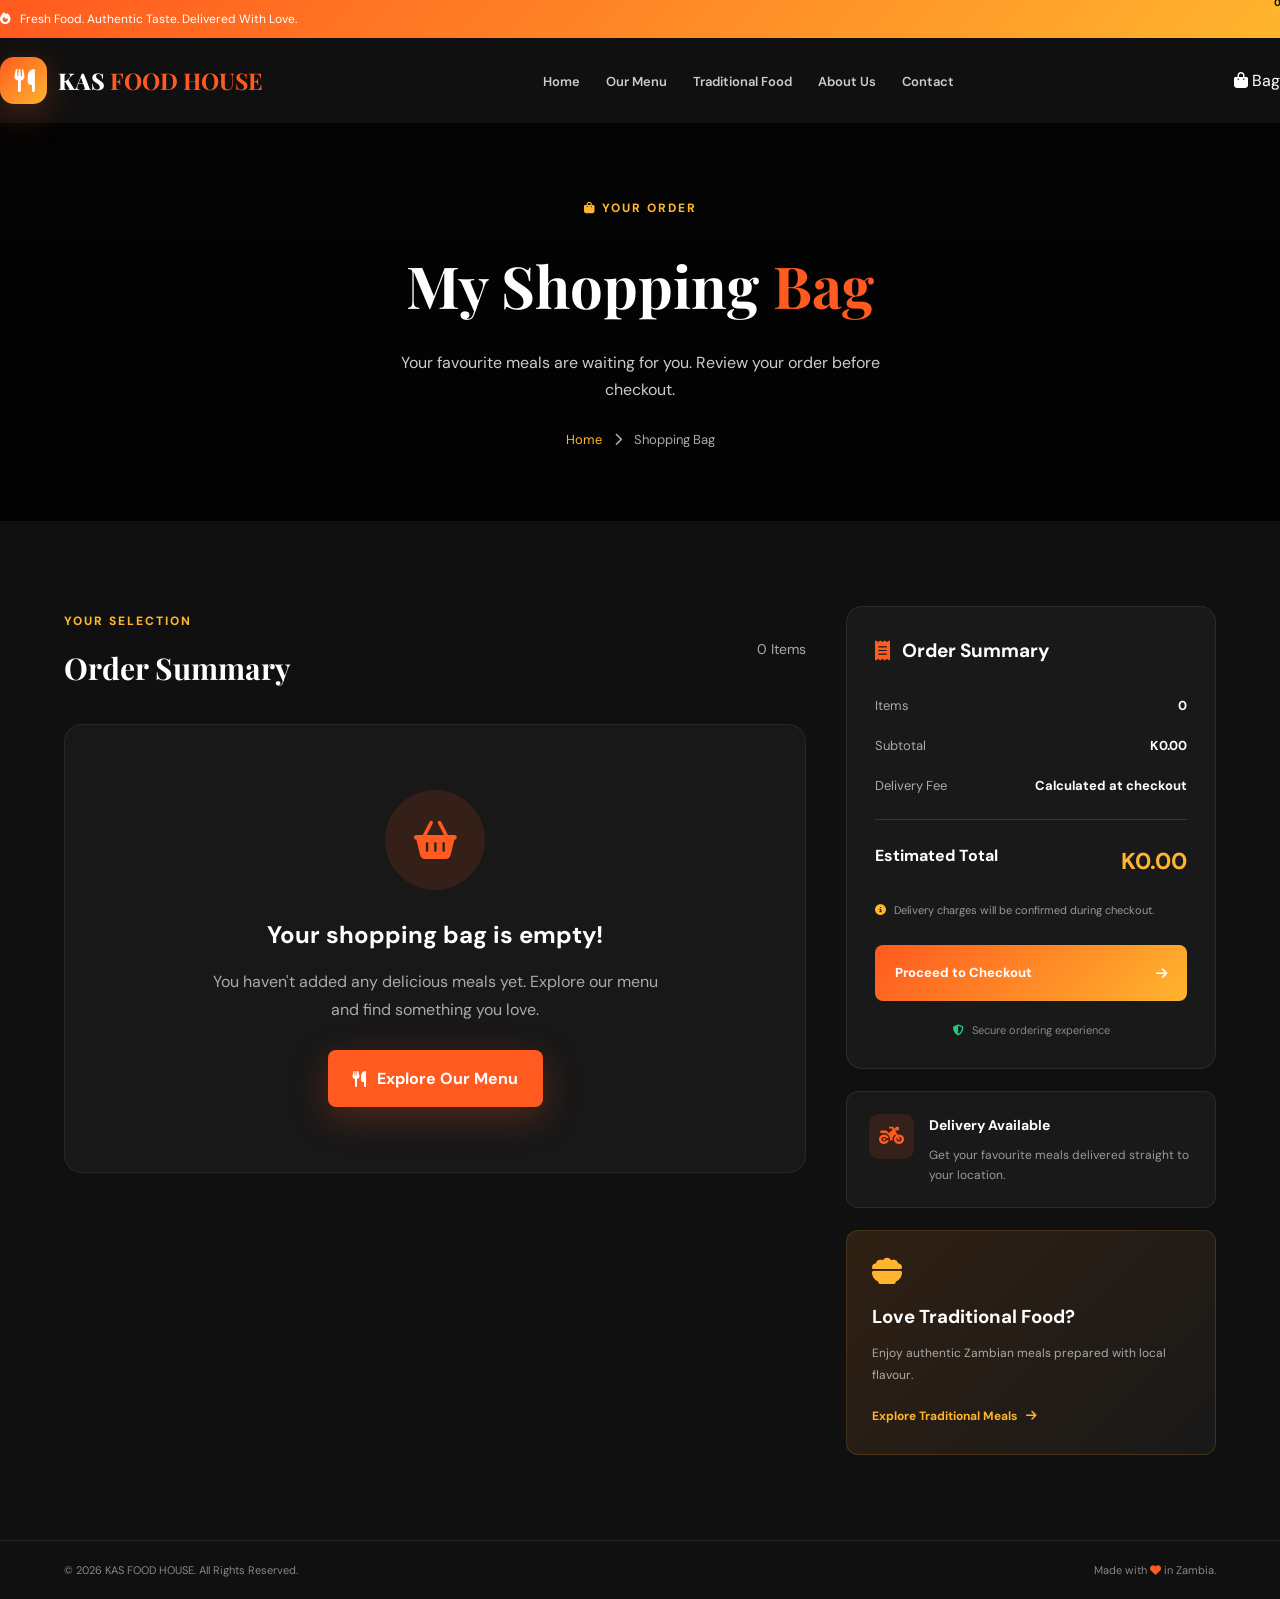
<file: cart.html>
<!DOCTYPE html>
<html lang="en">

<head>
    <meta charset="UTF-8">
    <meta name="viewport" content="width=device-width, initial-scale=1.0">

    <meta name="description" content="View your shopping bag and order delicious traditional Zambian food and fast food from KAS FOOD HOUSE.">

    <title>My Shopping Bag | KAS FOOD HOUSE</title>

    <!-- Google Fonts -->
    <link rel="preconnect" href="https://fonts.googleapis.com">
    <link rel="preconnect" href="https://fonts.gstatic.com" crossorigin>

    <link href="https://fonts.googleapis.com/css2?family=DM+Sans:wght@400;500;600;700;800&family=Playfair+Display:wght@600;700;800&display=swap" rel="stylesheet">

    <!-- Font Awesome -->
    <link rel="stylesheet" href="https://cdnjs.cloudflare.com/ajax/libs/font-awesome/6.7.2/css/all.min.css">

    <!-- Website CSS -->
    <link rel="stylesheet" href="style.css">
    <link rel="stylesheet" href="responsive.css">
    <link rel="stylesheet" href="animations.css">

    <!-- Cart Page CSS -->
    <link rel="stylesheet" href="cart.css">

</head>

<body>

    <!-- =====================================
         HEADER
    ====================================== -->

    <header class="header">

        <div class="top-bar">
            <p>
                <i class="fas fa-fire"></i>
                Fresh Food. Authentic Taste. Delivered With Love.
            </p>
        </div>

        <nav class="navbar">

            <a href="index.html" class="logo">

                <span class="logo-icon">
                    <i class="fas fa-utensils"></i>
                </span>

                <span>
                    KAS <strong>FOOD HOUSE</strong>
                </span>

            </a>

            <button
                class="menu-toggle"
                id="menuToggle"
                aria-label="Open navigation menu"
                aria-expanded="false"
            >

                <i class="fas fa-bars"></i>

            </button>

            <ul class="nav-menu" id="navMenu">

                <li><a href="index.html">Home</a></li>

                <li><a href="menu.html">Our Menu</a></li>

                <li><a href="index.html#traditional">Traditional Food</a></li>

                <li><a href="index.html#about">About Us</a></li>

                <li><a href="contact.html">Contact</a></li>

            </ul>

            <div class="nav-actions">

                <a href="cart.html" class="cart-link active">

                    <i class="fas fa-shopping-bag"></i>

                    <span>Bag</span>

                    <span class="cart-count" id="cartCount">0</span>

                </a>

            </div>

        </nav>

    </header>


    <!-- =====================================
         CART HERO
    ====================================== -->

    <section class="cart-hero">

        <div class="cart-hero-content">

            <span class="section-label">
                <i class="fas fa-shopping-bag"></i>
                YOUR ORDER
            </span>

            <h1>
                My Shopping <span>Bag</span>
            </h1>

            <p>
                Your favourite meals are waiting for you.
                Review your order before checkout.
            </p>

            <div class="breadcrumb">

                <a href="index.html">Home</a>

                <i class="fas fa-chevron-right"></i>

                <span>Shopping Bag</span>

            </div>

        </div>

    </section>


    <!-- =====================================
         CART SECTION
    ====================================== -->

    <main class="cart-section">

        <div class="cart-container">

            <!-- CART LEFT SIDE -->

            <div class="cart-main">

                <div class="cart-heading">

                    <div>

                        <span class="section-label">YOUR SELECTION</span>

                        <h2>Order Summary</h2>

                    </div>

                    <span class="cart-items-label">

                        <span id="cartItemCount">0</span> Items

                    </span>

                </div>


                <!-- EMPTY CART -->

                <div class="cart-empty" id="cartEmpty">

                    <div class="empty-cart-icon">

                        <i class="fas fa-basket-shopping"></i>

                    </div>

                    <h2>Your shopping bag is empty!</h2>

                    <p>
                        You haven't added any delicious meals yet.
                        Explore our menu and find something you love.
                    </p>

                    <a href="menu.html" class="btn-primary">

                        <i class="fas fa-utensils"></i>

                        Explore Our Menu

                    </a>

                </div>


                <!-- CART ITEMS -->

                <div id="cartContent" class="cart-content">

                    <div class="cart-table-header">

                        <span>PRODUCT</span>

                        <span>QUANTITY</span>

                        <span>TOTAL</span>

                    </div>

                    <div id="cartItems" class="cart-items">

                        <!-- Products generated by cart.js -->

                    </div>


                    <!-- CART ACTIONS -->

                    <div class="cart-bottom-actions">

                        <a href="menu.html" class="continue-shopping">

                            <i class="fas fa-arrow-left"></i>

                            Continue Shopping

                        </a>

                        <button
                            type="button"
                            class="clear-cart-btn"
                            id="clearCartBtn"
                        >

                            <i class="fas fa-trash"></i>

                            Clear Bag

                        </button>

                    </div>

                </div>

            </div>


            <!-- CART RIGHT SIDE -->

            <aside class="cart-sidebar">

                <div class="order-card">

                    <div class="order-card-header">

                        <i class="fas fa-receipt"></i>

                        <h2>Order Summary</h2>

                    </div>


                    <div class="order-summary-row">

                        <span>Items</span>

                        <strong id="summaryItemCount">0</strong>

                    </div>


                    <div class="order-summary-row">

                        <span>Subtotal</span>

                        <strong id="cartSubtotal">K0.00</strong>

                    </div>


                    <div class="order-summary-row">

                        <span>Delivery Fee</span>

                        <strong id="deliveryFee">Calculated at checkout</strong>

                    </div>


                    <div class="order-divider"></div>


                    <div class="order-total-row">

                        <span>Estimated Total</span>

                        <strong id="cartTotal">K0.00</strong>

                    </div>


                    <p class="delivery-note">

                        <i class="fas fa-info-circle"></i>

                        Delivery charges will be confirmed during checkout.

                    </p>


                    <a href="checkout.html" class="checkout-btn" id="checkoutBtn">

                        Proceed to Checkout

                        <i class="fas fa-arrow-right"></i>

                    </a>


                    <div class="secure-order">

                        <i class="fas fa-shield-halved"></i>

                        Secure ordering experience

                    </div>

                </div>


                <!-- DELIVERY INFORMATION -->

                <div class="delivery-card">

                    <div class="delivery-icon">

                        <i class="fas fa-motorcycle"></i>

                    </div>

                    <div>

                        <h3>Delivery Available</h3>

                        <p>
                            Get your favourite meals delivered
                            straight to your location.
                        </p>

                    </div>

                </div>


                <!-- TRADITIONAL FOOD MESSAGE -->

                <div class="traditional-card">

                    <i class="fas fa-bowl-food"></i>

                    <h3>Love Traditional Food?</h3>

                    <p>
                        Enjoy authentic Zambian meals prepared
                        with local flavour.
                    </p>

                    <a href="index.html#traditional">

                        Explore Traditional Meals

                        <i class="fas fa-arrow-right"></i>

                    </a>

                </div>

            </aside>

        </div>

    </main>


    <!-- =====================================
         FOOTER
    ====================================== -->

    <footer class="footer">

        <div class="footer-bottom">

            <p>
                &copy; <span id="currentYear"></span>
                KAS FOOD HOUSE. All Rights Reserved.
            </p>

            <p>
                Made with <i class="fas fa-heart"></i> in Zambia.
            </p>

        </div>

    </footer>


    <!-- BACK TO TOP -->

    <button
        class="back-to-top"
        id="backToTop"
        aria-label="Back to top"
    >

        <i class="fas fa-arrow-up"></i>

    </button>


    <!-- =====================================
         JAVASCRIPT
    ====================================== -->

    <script src="products.js"></script>
    <script src="cart.js"></script>
    <script src="app.js"></script>
    <script src="animations.js"></script>

    <!-- CART PAGE INITIALIZATION -->

    <script>

        document.addEventListener("DOMContentLoaded", () => {

            const clearCartBtn = document.getElementById("clearCartBtn");

            const checkoutBtn = document.getElementById("checkoutBtn");

            const summaryItemCount = document.getElementById("summaryItemCount");

            function updateSummary() {

                if (!window.KAS_FOOD_CART) return;

                const count = window.KAS_FOOD_CART.getTotalItems();

                summaryItemCount.textContent = count;

            }

            updateSummary();

            window.addEventListener("foodCartUpdated", updateSummary);

            if (clearCartBtn) {

                clearCartBtn.addEventListener("click", () => {

                    if (!window.KAS_FOOD_CART) return;

                    const items = window.KAS_FOOD_CART.getItems();

                    if (items.length === 0) return;

                    const confirmed = confirm(
                        "Are you sure you want to clear your shopping bag?"
                    );

                    if (confirmed) {

                        window.KAS_FOOD_CART.clear();

                    }

                });

            }

            if (checkoutBtn) {

                checkoutBtn.addEventListener("click", event => {

                    if (!window.KAS_FOOD_CART) return;

                    if (window.KAS_FOOD_CART.getTotalItems() === 0) {

                        event.preventDefault();

                        alert("Your shopping bag is empty. Please add some food first.");

                    }

                });

            }

        });

    </script>

</body>

</html>
</file>
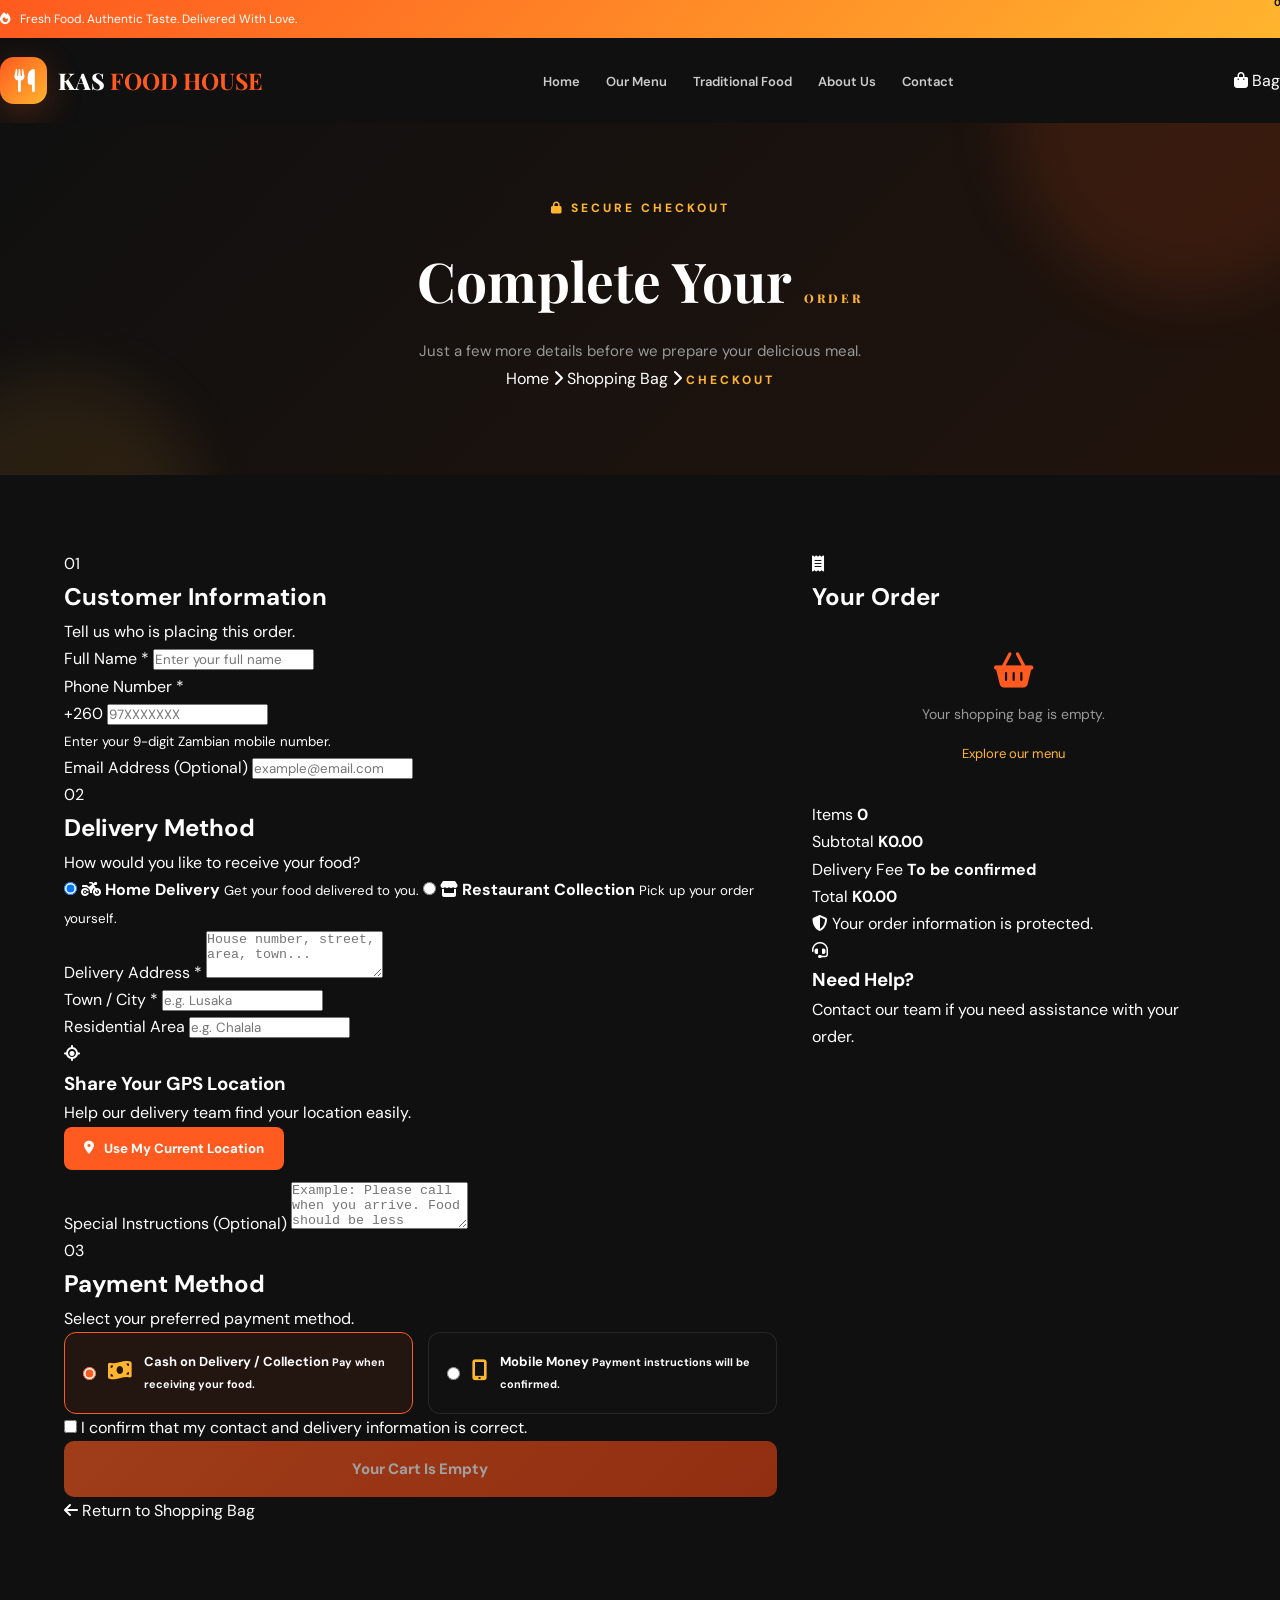
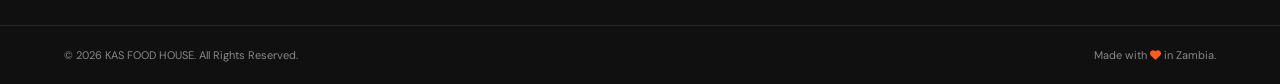
<file: checkout.html>
<!DOCTYPE html>
<html lang="en">

<head>

    <meta charset="UTF-8">
    <meta name="viewport" content="width=device-width, initial-scale=1.0">

    <meta name="description" content="Complete your food order at KAS FOOD HOUSE. Choose delivery or collection and enjoy delicious Zambian food.">

    <title>Checkout | KAS FOOD HOUSE</title>

    <!-- GOOGLE FONTS -->

    <link rel="preconnect" href="https://fonts.googleapis.com">
    <link rel="preconnect" href="https://fonts.gstatic.com" crossorigin>

    <link href="https://fonts.googleapis.com/css2?family=DM+Sans:wght@400;500;600;700;800&family=Playfair+Display:wght@600;700;800&display=swap" rel="stylesheet">

    <!-- FONT AWESOME -->

    <link rel="stylesheet" href="https://cdnjs.cloudflare.com/ajax/libs/font-awesome/6.7.2/css/all.min.css">

    <!-- CSS -->

    <link rel="stylesheet" href="style.css">
    <link rel="stylesheet" href="responsive.css">
    <link rel="stylesheet" href="animations.css">
    <link rel="stylesheet" href="checkout.css">

</head>

<body>


    <!-- =====================================
         HEADER
    ====================================== -->

    <header class="header">

        <div class="top-bar">

            <p>
                <i class="fas fa-fire"></i>
                Fresh Food. Authentic Taste. Delivered With Love.
            </p>

        </div>


        <nav class="navbar">

            <a href="index.html" class="logo">

                <span class="logo-icon">
                    <i class="fas fa-utensils"></i>
                </span>

                <span>
                    KAS <strong>FOOD HOUSE</strong>
                </span>

            </a>


            <button
                class="menu-toggle"
                id="menuToggle"
                aria-label="Open navigation menu"
                aria-expanded="false"
            >

                <i class="fas fa-bars"></i>

            </button>


            <ul class="nav-menu" id="navMenu">

                <li><a href="index.html">Home</a></li>

                <li><a href="menu.html">Our Menu</a></li>

                <li><a href="index.html#traditional">Traditional Food</a></li>

                <li><a href="index.html#about">About Us</a></li>

                <li><a href="contact.html">Contact</a></li>

            </ul>


            <div class="nav-actions">

                <a href="cart.html" class="cart-link">

                    <i class="fas fa-shopping-bag"></i>

                    <span>Bag</span>

                    <span class="cart-count" id="cartCount">0</span>

                </a>

            </div>

        </nav>

    </header>



    <!-- =====================================
         CHECKOUT HERO
    ====================================== -->

    <section class="checkout-hero">

        <div class="checkout-hero-content">

            <span class="section-label">
                <i class="fas fa-lock"></i>
                SECURE CHECKOUT
            </span>

            <h1>
                Complete Your <span>Order</span>
            </h1>

            <p>
                Just a few more details before we prepare your delicious meal.
            </p>

            <div class="checkout-breadcrumb">

                <a href="index.html">Home</a>

                <i class="fas fa-chevron-right"></i>

                <a href="cart.html">Shopping Bag</a>

                <i class="fas fa-chevron-right"></i>

                <span>Checkout</span>

            </div>

        </div>

    </section>



    <!-- =====================================
         CHECKOUT SECTION
    ====================================== -->

    <main class="checkout-section">

        <div class="checkout-container">


            <!-- LEFT: CUSTOMER INFORMATION -->

            <div class="checkout-main">

                <form id="checkoutForm">


                    <!-- CUSTOMER DETAILS -->

                    <section class="checkout-card">

                        <div class="checkout-card-heading">

                            <span class="checkout-step">01</span>

                            <div>

                                <h2>Customer Information</h2>

                                <p>Tell us who is placing this order.</p>

                            </div>

                        </div>


                        <div class="checkout-form-grid">

                            <div class="form-group">

                                <label for="customerName">
                                    Full Name *
                                </label>

                                <input
                                    type="text"
                                    id="customerName"
                                    name="customerName"
                                    placeholder="Enter your full name"
                                    autocomplete="name"
                                    required
                                >

                            </div>


                            <div class="form-group">

                                <label for="customerPhone">
                                    Phone Number *
                                </label>

                                <div class="phone-input">

                                    <span>+260</span>

                                    <input
                                        type="tel"
                                        id="customerPhone"
                                        name="customerPhone"
                                        placeholder="97XXXXXXX"
                                        inputmode="numeric"
                                        pattern="[0-9]{9}"
                                        maxlength="9"
                                        autocomplete="tel-national"
                                        required
                                    >

                                </div>

                                <small>Enter your 9-digit Zambian mobile number.</small>

                            </div>


                            <div class="form-group full-width">

                                <label for="customerEmail">
                                    Email Address (Optional)
                                </label>

                                <input
                                    type="email"
                                    id="customerEmail"
                                    name="customerEmail"
                                    placeholder="example@email.com"
                                    autocomplete="email"
                                >

                            </div>

                        </div>

                    </section>



                    <!-- DELIVERY METHOD -->

                    <section class="checkout-card">

                        <div class="checkout-card-heading">

                            <span class="checkout-step">02</span>

                            <div>

                                <h2>Delivery Method</h2>

                                <p>How would you like to receive your food?</p>

                            </div>

                        </div>


                        <div class="delivery-options">


                            <label class="delivery-option selected">

                                <input
                                    type="radio"
                                    name="deliveryMethod"
                                    value="delivery"
                                    checked
                                >

                                <span class="delivery-option-icon">

                                    <i class="fas fa-motorcycle"></i>

                                </span>

                                <span class="delivery-option-info">

                                    <strong>Home Delivery</strong>

                                    <small>Get your food delivered to you.</small>

                                </span>

                            </label>


                            <label class="delivery-option">

                                <input
                                    type="radio"
                                    name="deliveryMethod"
                                    value="collection"
                                >

                                <span class="delivery-option-icon">

                                    <i class="fas fa-store"></i>

                                </span>

                                <span class="delivery-option-info">

                                    <strong>Restaurant Collection</strong>

                                    <small>Pick up your order yourself.</small>

                                </span>

                            </label>

                        </div>



                        <!-- DELIVERY ADDRESS -->

                        <div id="deliveryAddressSection">

                            <div class="form-group">

                                <label for="deliveryAddress">
                                    Delivery Address *
                                </label>

                                <textarea
                                    id="deliveryAddress"
                                    name="deliveryAddress"
                                    rows="3"
                                    placeholder="House number, street, area, town..."
                                    required
                                ></textarea>

                            </div>


                            <div class="checkout-form-grid">

                                <div class="form-group">

                                    <label for="deliveryTown">
                                        Town / City *
                                    </label>

                                    <input
                                        type="text"
                                        id="deliveryTown"
                                        name="deliveryTown"
                                        placeholder="e.g. Lusaka"
                                        required
                                    >

                                </div>


                                <div class="form-group">

                                    <label for="deliveryArea">
                                        Residential Area
                                    </label>

                                    <input
                                        type="text"
                                        id="deliveryArea"
                                        name="deliveryArea"
                                        placeholder="e.g. Chalala"
                                    >

                                </div>

                            </div>


                            <!-- GPS LOCATION -->

                            <div class="gps-box">

                                <div class="gps-icon">

                                    <i class="fas fa-location-crosshairs"></i>

                                </div>

                                <div class="gps-content">

                                    <h3>Share Your GPS Location</h3>

                                    <p>
                                        Help our delivery team find your location easily.
                                    </p>

                                    <button
                                        type="button"
                                        id="getLocationBtn"
                                        class="gps-button"
                                    >

                                        <i class="fas fa-location-dot"></i>

                                        Use My Current Location

                                    </button>

                                    <p id="locationStatus" class="location-status" aria-live="polite"></p>

                                </div>

                            </div>

                            <input type="hidden" id="latitude" name="latitude">

                            <input type="hidden" id="longitude" name="longitude">

                        </div>



                        <!-- COLLECTION MESSAGE -->

                        <div id="collectionMessage" class="collection-message" hidden>

                            <i class="fas fa-store"></i>

                            <div>

                                <strong>Restaurant Collection</strong>

                                <p>
                                    You will collect your order from our restaurant.
                                    Collection instructions will be confirmed with you.
                                </p>

                            </div>

                        </div>


                        <div class="form-group special-instructions">

                            <label for="orderInstructions">
                                Special Instructions (Optional)
                            </label>

                            <textarea
                                id="orderInstructions"
                                name="orderInstructions"
                                rows="3"
                                placeholder="Example: Please call when you arrive. Food should be less spicy..."
                            ></textarea>

                        </div>

                    </section>



                    <!-- PAYMENT METHOD -->

                    <section class="checkout-card">

                        <div class="checkout-card-heading">

                            <span class="checkout-step">03</span>

                            <div>

                                <h2>Payment Method</h2>

                                <p>Select your preferred payment method.</p>

                            </div>

                        </div>


                        <div class="payment-options">


                            <label class="payment-option selected">

                                <input
                                    type="radio"
                                    name="paymentMethod"
                                    value="cash"
                                    checked
                                >

                                <span class="payment-icon">

                                    <i class="fas fa-money-bill-wave"></i>

                                </span>

                                <span>

                                    <strong>Cash on Delivery / Collection</strong>

                                    <small>Pay when receiving your food.</small>

                                </span>

                            </label>


                            <label class="payment-option">

                                <input
                                    type="radio"
                                    name="paymentMethod"
                                    value="mobile_money"
                                >

                                <span class="payment-icon">

                                    <i class="fas fa-mobile-screen-button"></i>

                                </span>

                                <span>

                                    <strong>Mobile Money</strong>

                                    <small>Payment instructions will be confirmed.</small>

                                </span>

                            </label>

                        </div>


                        <div id="mobileMoneyInfo" class="payment-info" hidden>

                            <i class="fas fa-info-circle"></i>

                            Mobile Money payment details will be provided by the restaurant before payment.

                        </div>

                    </section>



                    <!-- CUSTOMER AGREEMENT -->

                    <div class="checkout-agreement">

                        <label>

                            <input
                                type="checkbox"
                                id="termsAgreement"
                                required
                            >

                            <span>
                                I confirm that my contact and delivery information is correct.
                            </span>

                        </label>

                    </div>


                    <p id="checkoutError" class="checkout-error" role="alert"></p>


                    <button type="submit" class="place-order-btn" id="placeOrderBtn">

                        <span>
                            <i class="fas fa-check-circle"></i>
                            Place My Order
                        </span>

                        <i class="fas fa-arrow-right"></i>

                    </button>


                    <a href="cart.html" class="back-to-cart">

                        <i class="fas fa-arrow-left"></i>

                        Return to Shopping Bag

                    </a>


                </form>

            </div>



            <!-- RIGHT: ORDER SUMMARY -->

            <aside class="checkout-sidebar">

                <div class="checkout-summary-card">

                    <div class="summary-heading">

                        <i class="fas fa-receipt"></i>

                        <h2>Your Order</h2>

                    </div>


                    <div id="checkoutOrderItems" class="checkout-order-items">

                        <!-- Cart items generated by checkout.js -->

                    </div>


                    <div class="summary-divider"></div>


                    <div class="summary-row">

                        <span>Items</span>

                        <strong id="checkoutItemCount">0</strong>

                    </div>


                    <div class="summary-row">

                        <span>Subtotal</span>

                        <strong id="checkoutSubtotal">K0.00</strong>

                    </div>


                    <div class="summary-row">

                        <span>Delivery Fee</span>

                        <strong id="checkoutDeliveryFee">To be confirmed</strong>

                    </div>


                    <div class="summary-divider"></div>


                    <div class="summary-total">

                        <span>Total</span>

                        <strong id="checkoutTotal">K0.00</strong>

                    </div>


                    <div class="summary-security">

                        <i class="fas fa-shield-halved"></i>

                        Your order information is protected.

                    </div>

                </div>


                <!-- SUPPORT -->

                <div class="checkout-support">

                    <i class="fas fa-headset"></i>

                    <div>

                        <h3>Need Help?</h3>

                        <p>
                            Contact our team if you need assistance with your order.
                        </p>

                    </div>

                </div>


            </aside>


        </div>

    </main>



    <!-- =====================================
         FOOTER
    ====================================== -->

    <footer class="footer">

        <div class="footer-bottom">

            <p>
                &copy; <span id="currentYear"></span>
                KAS FOOD HOUSE. All Rights Reserved.
            </p>

            <p>
                Made with <i class="fas fa-heart"></i> in Zambia.
            </p>

        </div>

    </footer>



    <!-- BACK TO TOP -->

    <button
        class="back-to-top"
        id="backToTop"
        aria-label="Back to top"
    >

        <i class="fas fa-arrow-up"></i>

    </button>



    <!-- JAVASCRIPT -->

    <script src="products.js"></script>
    <script src="cart.js"></script>
    <script src="app.js"></script>
    <script src="animations.js"></script>
    <script src="checkout.js"></script>

</body>

</html>
</file>
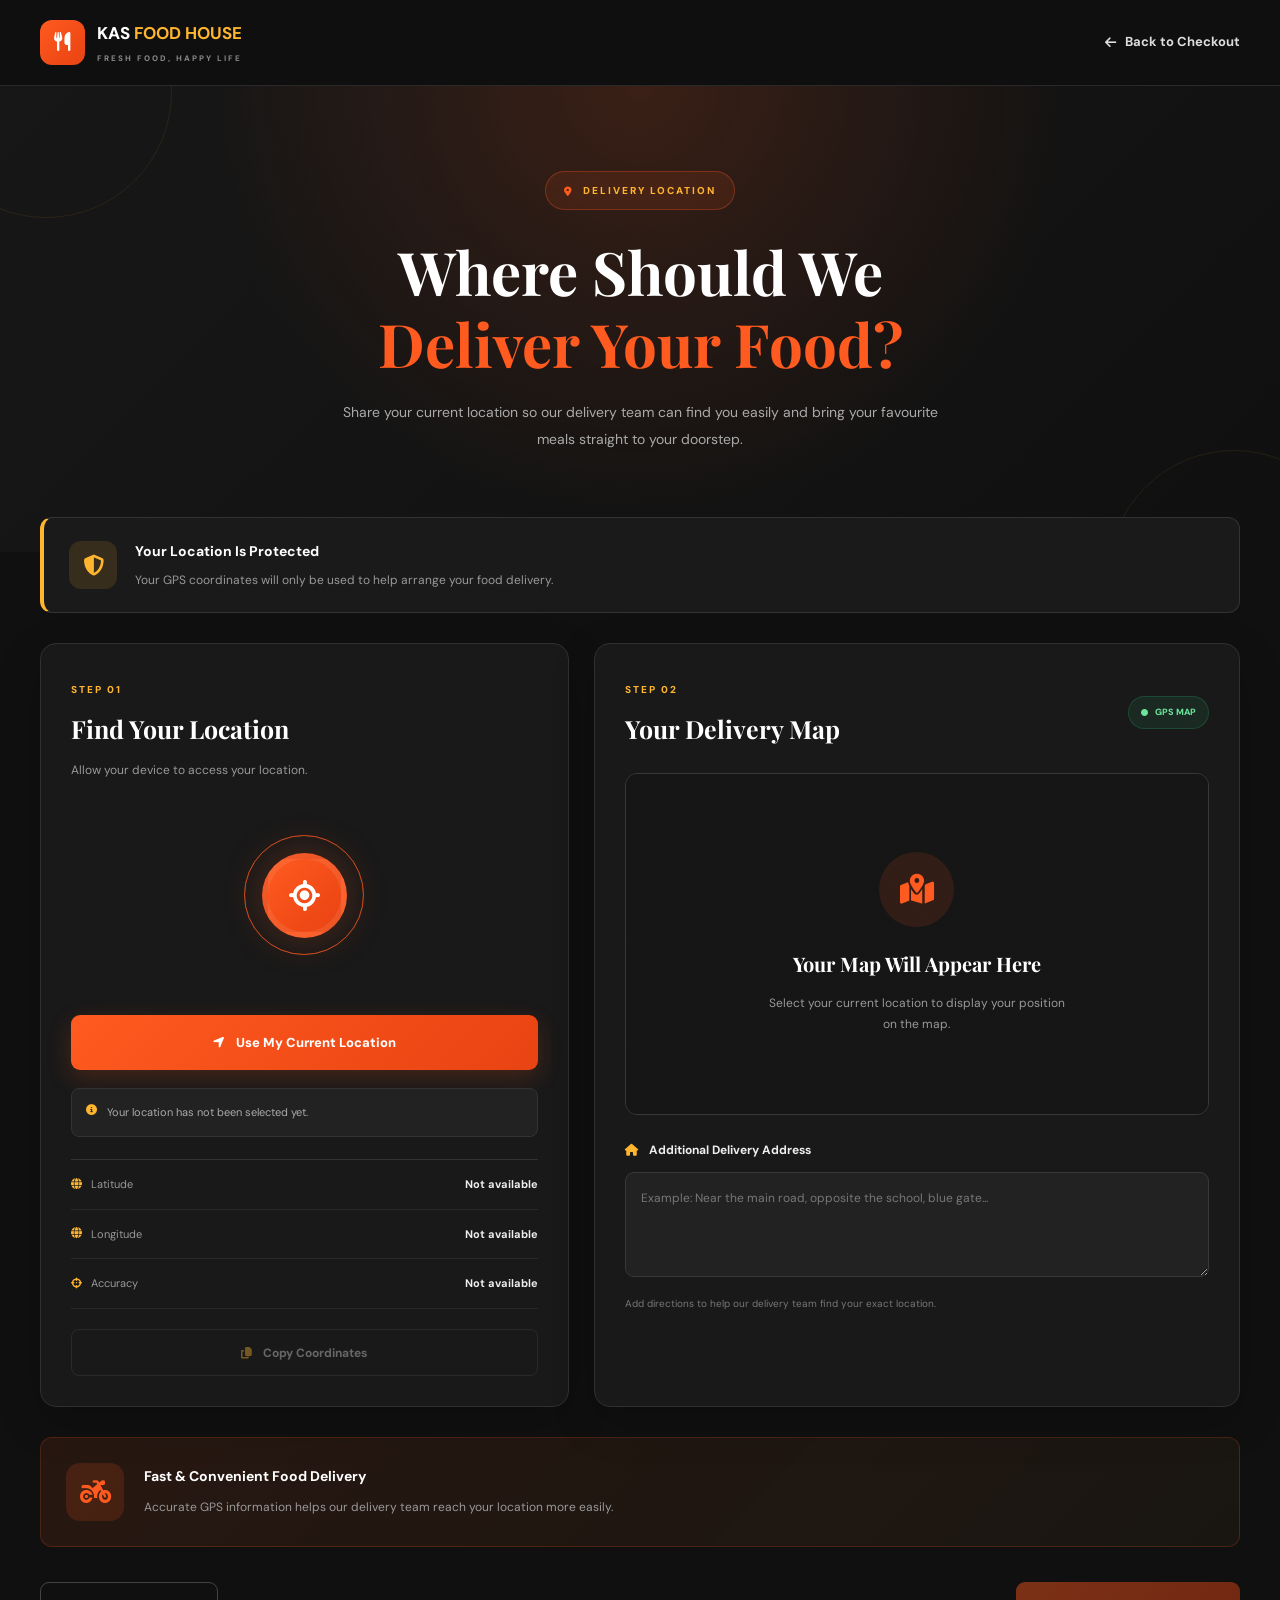
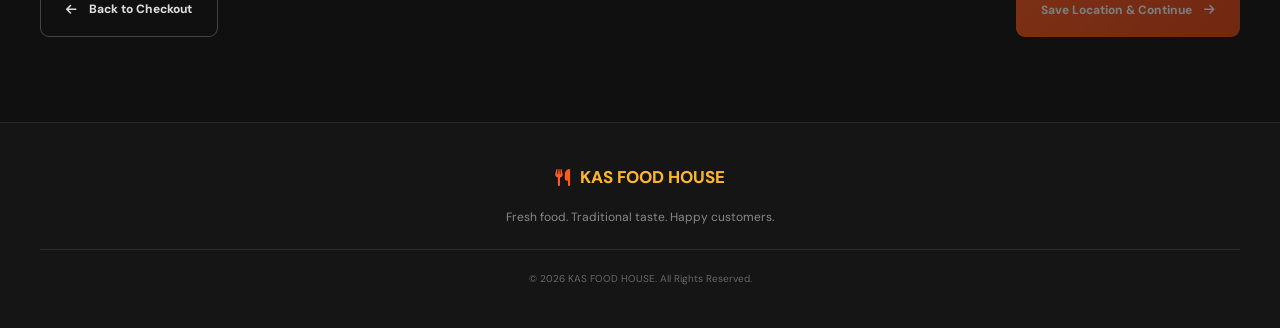
<file: gps.html>
<!DOCTYPE html>
<html lang="en">

<head>
    <meta charset="UTF-8">
    <meta name="viewport" content="width=device-width, initial-scale=1.0">

    <title>GPS Delivery Location | KAS FOOD HOUSE</title>

    <meta name="description"
        content="Share your delivery location with KAS FOOD HOUSE for convenient food delivery.">

    <!-- Google Fonts -->
    <link rel="preconnect" href="https://fonts.googleapis.com">
    <link rel="preconnect" href="https://fonts.gstatic.com" crossorigin>

    <link
        href="https://fonts.googleapis.com/css2?family=DM+Sans:wght@400;500;600;700;800&family=Playfair+Display:wght@600;700;800&display=swap"
        rel="stylesheet">

    <!-- Font Awesome -->
    <link rel="stylesheet"
        href="https://cdnjs.cloudflare.com/ajax/libs/font-awesome/6.7.2/css/all.min.css">

    <!-- Main CSS -->
    <link rel="stylesheet" href="style.css">
    <link rel="stylesheet" href="responsive.css">
    <link rel="stylesheet" href="animations.css">

    <!-- GPS CSS -->
    <link rel="stylesheet" href="gps.css">

</head>

<body class="gps-page">

    <!-- =================================
         HEADER
    ================================== -->

    <header class="gps-header">

        <div class="gps-header-container">

            <a href="index.html" class="gps-logo">

                <span class="gps-logo-icon">
                    <i class="fas fa-utensils"></i>
                </span>

                <span>
                    KAS <strong>FOOD HOUSE</strong>
                    <small>FRESH FOOD, HAPPY LIFE</small>
                </span>

            </a>

            <a href="checkout.html" class="gps-back-link">
                <i class="fas fa-arrow-left"></i>
                Back to Checkout
            </a>

        </div>

    </header>


    <!-- =================================
         GPS HERO
    ================================== -->

    <section class="gps-hero">

        <div class="gps-hero-content">

            <span class="gps-tag">
                <i class="fas fa-location-dot"></i>
                DELIVERY LOCATION
            </span>

            <h1>
                Where Should We
                <span>Deliver Your Food?</span>
            </h1>

            <p>
                Share your current location so our delivery team
                can find you easily and bring your favourite meals
                straight to your doorstep.
            </p>

        </div>

    </section>


    <!-- =================================
         GPS MAIN SECTION
    ================================== -->

    <main class="gps-main">

        <div class="gps-container">

            <!-- Location Instructions -->

            <div class="gps-instructions">

                <div class="gps-instruction-icon">
                    <i class="fas fa-shield-halved"></i>
                </div>

                <div>

                    <h3>Your Location Is Protected</h3>

                    <p>
                        Your GPS coordinates will only be used to
                        help arrange your food delivery.
                    </p>

                </div>

            </div>


            <!-- GPS CONTENT -->

            <div class="gps-grid">

                <!-- LEFT PANEL -->

                <div class="gps-location-panel">

                    <div class="gps-panel-heading">

                        <span class="gps-step">STEP 01</span>

                        <h2>Find Your Location</h2>

                        <p>
                            Allow your device to access your location.
                        </p>

                    </div>


                    <!-- GPS ICON -->

                    <div class="gps-location-animation">

                        <div class="gps-pulse gps-pulse-one"></div>

                        <div class="gps-pulse gps-pulse-two"></div>

                        <div class="gps-location-circle">

                            <i class="fas fa-location-crosshairs"></i>

                        </div>

                    </div>


                    <!-- GET LOCATION BUTTON -->

                    <button type="button" id="getGPSLocation"
                        class="gps-primary-btn">

                        <i class="fas fa-location-arrow"></i>

                        Use My Current Location

                    </button>


                    <!-- STATUS -->

                    <div id="gpsStatus" class="gps-status">

                        <i class="fas fa-circle-info"></i>

                        Your location has not been selected yet.

                    </div>


                    <!-- LOCATION DETAILS -->

                    <div class="gps-details">

                        <div class="gps-detail-item">

                            <span>
                                <i class="fas fa-globe"></i>
                                Latitude
                            </span>

                            <strong id="gpsLatitude">Not available</strong>

                        </div>


                        <div class="gps-detail-item">

                            <span>
                                <i class="fas fa-globe"></i>
                                Longitude
                            </span>

                            <strong id="gpsLongitude">Not available</strong>

                        </div>


                        <div class="gps-detail-item">

                            <span>
                                <i class="fas fa-crosshairs"></i>
                                Accuracy
                            </span>

                            <strong id="gpsAccuracy">Not available</strong>

                        </div>

                    </div>


                    <!-- COPY LOCATION -->

                    <button type="button" id="copyGPSLocation"
                        class="gps-secondary-btn" disabled>

                        <i class="fas fa-copy"></i>

                        Copy Coordinates

                    </button>


                </div>


                <!-- RIGHT PANEL -->

                <div class="gps-map-panel">

                    <div class="gps-map-heading">

                        <div>

                            <span class="gps-step">STEP 02</span>

                            <h2>Your Delivery Map</h2>

                        </div>

                        <span class="gps-live-badge">

                            <i class="fas fa-circle"></i>

                            GPS MAP

                        </span>

                    </div>


                    <!-- MAP -->

                    <div class="gps-map-wrapper" id="gpsMapWrapper">

                        <div id="gpsMapPlaceholder" class="gps-map-placeholder">

                            <div class="gps-map-placeholder-icon">

                                <i class="fas fa-map-location-dot"></i>

                            </div>

                            <h3>Your Map Will Appear Here</h3>

                            <p>
                                Select your current location to display
                                your position on the map.
                            </p>

                        </div>

                        <iframe
                            id="gpsMap"
                            title="Your delivery location map"
                            loading="lazy"
                            referrerpolicy="no-referrer-when-downgrade"
                            hidden>
                        </iframe>

                    </div>


                    <!-- MAP ACTION -->

                    <a href="#" id="openGoogleMaps"
                        class="gps-map-link"
                        target="_blank"
                        rel="noopener noreferrer"
                        hidden>

                        <i class="fas fa-map-marked-alt"></i>

                        Open Location in Google Maps

                        <i class="fas fa-arrow-up-right-from-square"></i>

                    </a>


                    <!-- ADDRESS FIELD -->

                    <div class="gps-address-section">

                        <label for="gpsDeliveryAddress">

                            <i class="fas fa-house"></i>

                            Additional Delivery Address

                        </label>

                        <textarea
                            id="gpsDeliveryAddress"
                            rows="3"
                            placeholder="Example: Near the main road, opposite the school, blue gate..."></textarea>

                        <small>
                            Add directions to help our delivery team
                            find your exact location.
                        </small>

                    </div>

                </div>

            </div>


            <!-- =================================
                 DELIVERY INFORMATION
            ================================== -->

            <div class="gps-delivery-info">

                <div class="gps-delivery-icon">

                    <i class="fas fa-motorcycle"></i>

                </div>

                <div class="gps-delivery-text">

                    <h3>Fast & Convenient Food Delivery</h3>

                    <p>
                        Accurate GPS information helps our delivery
                        team reach your location more easily.
                    </p>

                </div>

            </div>


            <!-- =================================
                 GPS ACTIONS
            ================================== -->

            <div class="gps-actions">

                <a href="checkout.html" class="gps-cancel-btn">

                    <i class="fas fa-arrow-left"></i>

                    Back to Checkout

                </a>


                <button type="button" id="saveGPSLocation"
                    class="gps-save-btn" disabled>

                    Save Location & Continue

                    <i class="fas fa-arrow-right"></i>

                </button>

            </div>


            <!-- ERROR MESSAGE -->

            <div id="gpsError" class="gps-error" hidden>

                <i class="fas fa-circle-exclamation"></i>

                <span id="gpsErrorText"></span>

            </div>


        </div>

    </main>


    <!-- =================================
         FOOTER
    ================================== -->

    <footer class="gps-footer">

        <div class="gps-footer-container">

            <a href="index.html" class="gps-footer-logo">

                <i class="fas fa-utensils"></i>

                KAS FOOD HOUSE

            </a>

            <p>
                Fresh food. Traditional taste. Happy customers.
            </p>

            <p class="gps-copyright">

                &copy; <span id="gpsYear"></span>
                KAS FOOD HOUSE. All Rights Reserved.

            </p>

        </div>

    </footer>


    <!-- =================================
         GPS NOTIFICATION
    ================================== -->

    <div id="gpsNotification" class="gps-notification">

        <i class="fas fa-circle-check"></i>

        <span id="gpsNotificationText">
            Location saved successfully.
        </span>

    </div>


    <!-- JAVASCRIPT -->

    <script src="app.js"></script>

    <script src="animations.js"></script>

    <script src="gps.js"></script>

</body>

</html>
</file>
<file: style.css>
/* =====================================================
   KAS FOOD HOUSE
   PREMIUM RESTAURANT WEBSITE
   MAIN STYLESHEET
===================================================== */

/* ================= GLOBAL VARIABLES ================= */

:root {
    --primary: #ff5a1f;
    --primary-dark: #e84312;
    --secondary: #ffb52e;
    --gold: #ffc857;

    --dark: #101010;
    --dark-light: #181818;
    --dark-card: #202020;

    --white: #ffffff;
    --text: #eeeeee;
    --muted: #aaaaaa;

    --border: rgba(255,255,255,0.09);

    --gradient: linear-gradient(135deg, #ff5a1f, #ffb52e);
    --gold-gradient: linear-gradient(135deg, #ffc857, #ff8c32);

    --shadow: 0 15px 45px rgba(0,0,0,0.35);
    --orange-shadow: 0 10px 35px rgba(255,90,31,0.25);

    --font-main: 'DM Sans', sans-serif;
    --font-heading: 'Playfair Display', serif;

    --transition: all 0.35s ease;
}

/* ================= RESET ================= */

* {
    margin: 0;
    padding: 0;
    box-sizing: border-box;
}

html {
    scroll-behavior: smooth;
    scroll-padding-top: 100px;
}

body {
    background: var(--dark);
    color: var(--white);
    font-family: var(--font-main);
    line-height: 1.7;
    overflow-x: hidden;
}

body, button, input {
    font-family: var(--font-main);
}

img {
    max-width: 100%;
    display: block;
}

a {
    text-decoration: none;
    color: inherit;
}

button {
    cursor: pointer;
    border: none;
}

ul {
    list-style: none;
}

.container {
    width: min(1200px, 90%);
    margin: auto;
}

.section-padding {
    padding: 100px 0;
}

::selection {
    background: var(--primary);
    color: white;
}

/* ================= SCROLLBAR ================= */

::-webkit-scrollbar {
    width: 9px;
}

::-webkit-scrollbar-track {
    background: #111;
}

::-webkit-scrollbar-thumb {
    background: var(--gradient);
    border-radius: 20px;
}

/* ================= BACKGROUND WORDS ================= */

.background-words {
    position: fixed;
    inset: 0;
    overflow: hidden;
    pointer-events: none;
    z-index: -1;
    opacity: 0.025;
}

.background-words span {
    position: absolute;
    font-family: var(--font-heading);
    font-size: clamp(45px, 9vw, 130px);
    font-weight: 800;
    white-space: nowrap;
    color: white;
    transform: rotate(-20deg);
}

.background-words span:nth-child(1) {
    top: 10%;
    left: -5%;
}

.background-words span:nth-child(2) {
    top: 35%;
    right: -10%;
}

.background-words span:nth-child(3) {
    top: 60%;
    left: -10%;
}

.background-words span:nth-child(4) {
    top: 80%;
    right: -5%;
}

.background-words span:nth-child(5) {
    top: 45%;
    left: 25%;
}

/* ================= LOADER ================= */

.loader {
    position: fixed;
    inset: 0;
    background: #090909;
    z-index: 99999;
    display: flex;
    align-items: center;
    justify-content: center;
    transition: opacity 0.6s ease, visibility 0.6s ease;
}

.loader.hide {
    opacity: 0;
    visibility: hidden;
}

.loader-content {
    text-align: center;
}

.loader-content > i {
    font-size: 55px;
    color: var(--primary);
    margin-bottom: 15px;
    animation: loaderPulse 1.3s infinite;
}

.loader-content h2 {
    font-family: var(--font-heading);
    letter-spacing: 3px;
    font-size: 27px;
}

.loader-content p {
    color: var(--muted);
    margin-top: 12px;
    font-size: 13px;
}

.loader-line {
    width: 180px;
    height: 4px;
    background: #333;
    margin: 20px auto;
    border-radius: 20px;
    overflow: hidden;
    position: relative;
}

.loader-line::before {
    content: "";
    position: absolute;
    inset: 0;
    background: var(--gradient);
    animation: loaderProgress 1.5s infinite;
    transform: translateX(-100%);
}

/* =========================================
   CART NOTIFICATIONS
========================================= */

.cart-notification {
    position: fixed;
    top: 100px;
    right: 25px;
    z-index: 99999;
    max-width: 350px;
    padding: 16px 22px;
    border-radius: 10px;
    background: #202020;
    color: #fff;
    border-left: 4px solid #ff5a1f;
    box-shadow: 0 10px 35px rgba(0,0,0,.35);
    opacity: 0;
    visibility: hidden;
    transform: translateX(30px);
    transition: .35s ease;
}

.cart-notification.show {
    opacity: 1;
    visibility: visible;
    transform: translateX(0);
}

.cart-notification.success {
    border-left-color: #20c879;
}

.cart-notification.error {
    border-left-color: #ff4141;
}

/* CART ITEM */

.cart-item {
    display: flex;
    align-items: center;
    gap: 20px;
    padding: 20px 0;
    border-bottom: 1px solid rgba(255,255,255,.1);
}

.cart-item-image img {
    width: 100px;
    height: 90px;
    object-fit: cover;
    border-radius: 10px;
}

.cart-item-details {
    flex: 1;
}

.cart-item-details h3 {
    margin-bottom: 8px;
    color: #fff;
}

.cart-item-details p {
    color: #ffb52e;
}

.cart-quantity {
    display: flex;
    align-items: center;
    gap: 15px;
    margin-top: 12px;
}

.cart-quantity button {
    width: 32px;
    height: 32px;
    border: none;
    border-radius: 6px;
    background: #ff5a1f;
    color: #fff;
    cursor: pointer;
}

.cart-item-total {
    text-align: right;
}

.cart-item-total strong {
    color: #ffb52e;
}

.remove-cart-item {
    display: block;
    margin-top: 12px;
    border: none;
    background: transparent;
    color: #ff5a1f;
    cursor: pointer;
}

@media(max-width: 600px) {
    .cart-item {
        gap: 10px;
        flex-wrap: wrap;
    }

    .cart-item-image img {
        width: 75px;
        height: 75px;
    }

    .cart-item-details h3 {
        font-size: 14px;
    }

    .cart-notification {
        left: 15px;
        right: 15px;
        max-width: none;
    }
}

/* ================= TOP BAR ================= */

.top-bar {
    background: var(--gradient);
    color: #fff;
    font-size: 12px;
    padding: 9px 0;
}

.top-bar-content {
    display: flex;
    align-items: center;
    justify-content: space-between;
}

.top-bar p {
    display: flex;
    align-items: center;
    gap: 9px;
}

.top-bar i {
    color: #fff;
}

/* ================= HEADER ================= */

.main-header {
    position: sticky;
    top: 0;
    z-index: 1000;
    background: rgba(13,13,13,0.95);
    backdrop-filter: blur(18px);
    border-bottom: 1px solid var(--border);
}

.navbar {
    min-height: 85px;
    display: flex;
    align-items: center;
    justify-content: space-between;
    gap: 25px;
}

/* LOGO */

.logo {
    display: flex;
    align-items: center;
    gap: 11px;
    font-family: var(--font-heading);
    font-size: 23px;
    font-weight: 800;
    line-height: 1.1;
    flex-shrink: 0;
}

.logo strong {
    color: var(--primary);
}

.logo small {
    display: block;
    font-family: var(--font-main);
    font-size: 10px;
    letter-spacing: 5px;
    color: var(--gold);
}

.logo-icon {
    width: 47px;
    height: 47px;
    background: var(--gradient);
    border-radius: 14px;
    display: flex;
    align-items: center;
    justify-content: center;
    color: white;
    font-size: 23px;
    box-shadow: var(--orange-shadow);
}

/* NAVIGATION */

.nav-menu {
    display: flex;
    align-items: center;
    gap: 26px;
}

.nav-menu a {
    color: #cccccc;
    font-size: 13px;
    font-weight: 600;
    position: relative;
    transition: var(--transition);
}

.nav-menu a:hover,
.nav-menu a.active {
    color: var(--primary);
}

.nav-menu a::after {
    content: "";
    position: absolute;
    width: 0;
    height: 2px;
    background: var(--gradient);
    bottom: -9px;
    left: 0;
    transition: var(--transition);
}

.nav-menu a:hover::after,
.nav-menu a.active::after {
    width: 100%;
}

.mobile-login {
    display: none;
}

/* NAV ACTIONS */

.nav-actions {
    display: flex;
    align-items: center;
    gap: 17px;
}

.login-btn {
    font-size: 13px;
    font-weight: 700;
    transition: var(--transition);
}

.login-btn:hover {
    color: var(--primary);
}

.login-btn i {
    margin-right: 5px;
}

.cart-btn {
    width: 43px;
    height: 43px;
    border-radius: 12px;
    background: #252525;
    display: flex;
    align-items: center;
    justify-content: center;
    position: relative;
    transition: var(--transition);
}

.cart-btn:hover {
    background: var(--primary);
    transform: translateY(-3px);
}

.cart-count {
    position: absolute;
    top: -7px;
    right: -7px;
    width: 19px;
    height: 19px;
    background: var(--secondary);
    color: #111;
    font-size: 10px;
    font-weight: 800;
    border-radius: 50%;
    display: flex;
    align-items: center;
    justify-content: center;
}

.menu-toggle {
    display: none;
}

/* ================= HERO ================= */

.hero {
    position: relative;
    min-height: 700px;
    display: flex;
    align-items: center;
    overflow: hidden;
    background:
        radial-gradient(circle at 80% 50%, rgba(255,90,31,0.12), transparent 40%),
        #111;
}

.hero-overlay {
    position: absolute;
    inset: 0;
    background: linear-gradient(90deg, #111 15%, rgba(17,17,17,0.92) 50%, rgba(17,17,17,0.2));
    pointer-events: none;
}

.hero-container {
    position: relative;
    z-index: 2;
    display: grid;
    grid-template-columns: 1fr 1fr;
    align-items: center;
    gap: 55px;
    padding-top: 70px;
    padding-bottom: 100px;
}

.hero-content {
    max-width: 590px;
}

.hero-label {
    display: inline-flex;
    align-items: center;
    gap: 10px;
    padding: 9px 17px;
    border: 1px solid rgba(255,90,31,0.4);
    border-radius: 50px;
    color: var(--secondary);
    background: rgba(255,90,31,0.08);
    font-size: 11px;
    font-weight: 800;
    letter-spacing: 1.5px;
    margin-bottom: 27px;
}

.hero-label i {
    color: var(--primary);
}

.hero h1 {
    font-family: var(--font-heading);
    font-size: clamp(43px, 5.5vw, 75px);
    line-height: 1.15;
    font-weight: 800;
    margin-bottom: 23px;
}

.hero h1 span {
    display: block;
    background: var(--gradient);
    background-clip: text;
    -webkit-background-clip: text;
    color: transparent;
}

.hero-content > p {
    color: #bbbbbb;
    font-size: 15px;
    line-height: 1.9;
    max-width: 510px;
    margin-bottom: 33px;
}

.hero-buttons {
    display: flex;
    align-items: center;
    flex-wrap: wrap;
    gap: 15px;
}

/* BUTTONS */

.btn {
    display: inline-flex;
    align-items: center;
    justify-content: center;
    gap: 12px;
    padding: 15px 25px;
    border-radius: 8px;
    font-size: 13px;
    font-weight: 800;
    transition: var(--transition);
}

.btn-primary {
    color: #fff;
    background: var(--gradient);
    box-shadow: var(--orange-shadow);
}

.btn-primary:hover {
    transform: translateY(-5px);
    box-shadow: 0 15px 35px rgba(255,90,31,0.4);
}

.btn-outline {
    border: 1px solid rgba(255,255,255,0.25);
    color: white;
}

.btn-outline:hover {
    background: white;
    color: #111;
    border-color: white;
}

.btn-small {
    background: var(--gradient);
    color: white;
    padding: 10px 18px;
    font-size: 12px;
}

.hero-features {
    display: flex;
    flex-wrap: wrap;
    gap: 22px;
    margin-top: 45px;
}

.hero-features div {
    display: flex;
    align-items: center;
    gap: 9px;
    color: #cccccc;
    font-size: 11px;
    font-weight: 600;
}

.hero-features i {
    color: var(--secondary);
    font-size: 16px;
}

/* HERO IMAGE */

.hero-image {
    position: relative;
    min-height: 450px;
    display: flex;
    align-items: center;
    justify-content: center;
}

.hero-image > img {
    width: 100%;
    height: 450px;
    object-fit: cover;
    border-radius: 50% 50% 20px 20px;
    position: relative;
    z-index: 2;
    border: 5px solid rgba(255,255,255,0.07);
    box-shadow: var(--shadow);
}

.hero-image-glow {
    position: absolute;
    width: 380px;
    height: 380px;
    background: var(--primary);
    filter: blur(100px);
    opacity: 0.25;
    border-radius: 50%;
}

.hero-floating-card {
    position: absolute;
    left: -30px;
    bottom: 55px;
    z-index: 3;
    background: rgba(30,30,30,0.95);
    border: 1px solid var(--border);
    border-radius: 13px;
    padding: 15px 20px;
    display: flex;
    align-items: center;
    gap: 13px;
    box-shadow: var(--shadow);
}

.hero-floating-card > i {
    width: 43px;
    height: 43px;
    border-radius: 12px;
    display: grid;
    place-items: center;
    background: var(--gradient);
    font-size: 20px;
}

.hero-floating-card strong,
.hero-floating-card small {
    display: block;
}

.hero-floating-card strong {
    font-size: 12px;
}

.hero-floating-card small {
    color: var(--muted);
    font-size: 10px;
}

.hero-discount {
    position: absolute;
    right: -15px;
    top: 40px;
    z-index: 3;
    width: 95px;
    height: 95px;
    border-radius: 50%;
    background: var(--gradient);
    display: flex;
    flex-direction: column;
    align-items: center;
    justify-content: center;
    transform: rotate(12deg);
    box-shadow: var(--orange-shadow);
}

.hero-discount strong {
    font-size: 25px;
    line-height: 1;
}

.hero-discount span {
    font-size: 9px;
    font-weight: 800;
}

/* HERO SCROLL */

.hero-scroll {
    position: absolute;
    bottom: 25px;
    left: 50%;
    transform: translateX(-50%);
    display: flex;
    align-items: center;
    gap: 12px;
    font-size: 9px;
    letter-spacing: 2px;
    color: var(--muted);
}

.hero-scroll i {
    color: var(--primary);
}

/* ================= MARQUEE ================= */

.marquee-section {
    background: var(--gradient);
    overflow: hidden;
    padding: 18px 0;
}

.marquee-track {
    display: flex;
    align-items: center;
    gap: 40px;
    width: max-content;
    animation: marqueeMove 30s linear infinite;
}

.marquee-track span {
    color: white;
    font-size: 13px;
    font-weight: 900;
    letter-spacing: 2px;
    white-space: nowrap;
}

.marquee-track i {
    font-size: 14px;
    color: #fff;
}

/* ================= SECTION HEADINGS ================= */

.section-heading {
    text-align: center;
    max-width: 700px;
    margin: 0 auto 55px;
}

.section-subtitle {
    display: inline-block;
    color: var(--secondary);
    font-size: 11px;
    font-weight: 900;
    letter-spacing: 2px;
    margin-bottom: 13px;
}

.section-heading h2,
.about-content h2,
.promo-content h2 {
    font-family: var(--font-heading);
    font-size: clamp(30px, 4vw, 47px);
    line-height: 1.3;
    margin-bottom: 17px;
}

.section-heading h2 span,
.about-content h2 span,
.promo-content h2 span {
    color: var(--primary);
}

.section-heading p {
    color: var(--muted);
    font-size: 14px;
}

/* ================= CATEGORIES ================= */

.categories {
    background: #151515;
}

.category-grid {
    display: grid;
    grid-template-columns: repeat(4, 1fr);
    gap: 22px;
}

.category-card {
    height: 330px;
    position: relative;
    overflow: hidden;
    border-radius: 15px;
    box-shadow: var(--shadow);
}

.category-card::after {
    content: "";
    position: absolute;
    inset: 0;
    background: linear-gradient(0deg, rgba(0,0,0,0.95), transparent 75%);
    z-index: 1;
}

.category-card img {
    width: 100%;
    height: 100%;
    object-fit: cover;
    transition: transform 0.7s ease;
}

.category-card:hover img {
    transform: scale(1.13);
}

.category-info {
    position: absolute;
    bottom: 25px;
    left: 22px;
    right: 22px;
    z-index: 2;
}

.category-info h3 {
    font-family: var(--font-heading);
    font-size: 21px;
}

.category-info span {
    color: #ddd;
    font-size: 11px;
}

.category-info > i {
    display: flex;
    align-items: center;
    justify-content: center;
    position: absolute;
    right: 0;
    bottom: 4px;
    width: 38px;
    height: 38px;
    border-radius: 50%;
    background: var(--gradient);
    transition: var(--transition);
}

.category-card:hover .category-info > i {
    transform: rotate(-45deg);
}

/* ================= TRADITIONAL FOOD ================= */

.traditional-section {
    background:
        radial-gradient(circle at 10% 20%, rgba(255,90,31,0.06), transparent 30%),
        #101010;
}

.traditional-grid {
    display: grid;
    grid-template-columns: repeat(4, 1fr);
    gap: 22px;
}

.food-card {
    background: var(--dark-card);
    border: 1px solid var(--border);
    border-radius: 15px;
    overflow: hidden;
    transition: var(--transition);
}

.food-card:hover {
    transform: translateY(-10px);
    border-color: rgba(255,90,31,0.6);
    box-shadow: var(--orange-shadow);
}

.food-image {
    height: 220px;
    position: relative;
    overflow: hidden;
}

.food-image img {
    width: 100%;
    height: 100%;
    object-fit: cover;
    transition: transform 0.6s ease;
}

.food-card:hover .food-image img {
    transform: scale(1.1);
}

.food-badge {
    position: absolute;
    top: 14px;
    left: 14px;
    padding: 7px 11px;
    background: var(--gradient);
    border-radius: 5px;
    font-size: 9px;
    font-weight: 900;
}

.food-details {
    padding: 20px;
}

.food-category {
    color: var(--secondary);
    font-size: 9px;
    font-weight: 900;
    letter-spacing: 2px;
}

.food-details h3 {
    font-family: var(--font-heading);
    font-size: 19px;
    margin: 7px 0;
}

.food-details > p {
    color: var(--muted);
    font-size: 12px;
    line-height: 1.7;
    min-height: 42px;
}

.food-card-bottom {
    display: flex;
    align-items: center;
    justify-content: space-between;
    margin-top: 18px;
    padding-top: 15px;
    border-top: 1px solid var(--border);
}

.price {
    font-size: 19px;
    font-weight: 900;
    color: var(--secondary);
}

.food-order-btn {
    width: 37px;
    height: 37px;
    border-radius: 9px;
    background: var(--gradient);
    display: grid;
    place-items: center;
    transition: var(--transition);
}

.food-order-btn:hover {
    transform: rotate(-45deg);
}

.section-center {
    text-align: center;
    margin-top: 45px;
}

/* ================= PROMOTIONAL BANNER ================= */

.promo-section {
    background: linear-gradient(120deg, #1d100b, #311309);
    padding: 75px 0;
    overflow: hidden;
}

.promo-container {
    display: grid;
    grid-template-columns: 1fr 1fr;
    align-items: center;
    gap: 60px;
}

.promo-content h2 {
    font-size: clamp(35px, 4vw, 55px);
    margin: 10px 0 20px;
}

.promo-content > p {
    color: #ccc;
    font-size: 14px;
    line-height: 1.9;
    max-width: 450px;
    margin-bottom: 27px;
}

.promo-image {
    position: relative;
}

.promo-image img {
    width: 100%;
    height: 380px;
    object-fit: cover;
    border-radius: 20px;
    box-shadow: var(--shadow);
    transform: rotate(2deg);
    transition: var(--transition);
}

.promo-image:hover img {
    transform: rotate(0) scale(1.03);
}

/* ================= POPULAR FOOD ================= */

.popular-section {
    background: #151515;
}

.popular-grid {
    display: grid;
    grid-template-columns: repeat(3, 1fr);
    gap: 25px;
}

.popular-card {
    background: #202020;
    border-radius: 15px;
    overflow: hidden;
    border: 1px solid var(--border);
    transition: var(--transition);
}

.popular-card:hover {
    transform: translateY(-8px);
    box-shadow: var(--shadow);
}

.popular-card > img {
    width: 100%;
    height: 240px;
    object-fit: cover;
    transition: transform 0.5s ease;
}

.popular-card:hover > img {
    transform: scale(1.06);
}

.popular-info {
    padding: 24px;
}

.popular-info > span {
    color: var(--secondary);
    font-size: 9px;
    font-weight: 900;
    letter-spacing: 1.5px;
}

.popular-info h3 {
    font-family: var(--font-heading);
    font-size: 22px;
    margin: 8px 0;
}

.popular-info p {
    color: var(--muted);
    font-size: 12px;
    margin-bottom: 18px;
}

/* ================= ABOUT ================= */

.about-section {
    background: #101010;
}

.about-container {
    display: grid;
    grid-template-columns: 1fr 1fr;
    gap: 75px;
    align-items: center;
}

.about-image {
    position: relative;
}

.about-image > img {
    width: 100%;
    height: 470px;
    object-fit: cover;
    border-radius: 20px;
    box-shadow: var(--shadow);
}

.about-experience {
    position: absolute;
    bottom: 25px;
    right: -25px;
    background: var(--gradient);
    border-radius: 14px;
    padding: 20px 25px;
    box-shadow: var(--orange-shadow);
}

.about-experience i {
    font-size: 20px;
    margin-bottom: 7px;
}

.about-experience strong,
.about-experience span {
    display: block;
}

.about-experience strong {
    font-size: 15px;
}

.about-experience span {
    font-size: 11px;
}

.about-content h2 {
    margin: 12px 0 20px;
}

.about-content > p {
    color: var(--muted);
    font-size: 14px;
    line-height: 1.9;
    margin-bottom: 18px;
}

.about-content .btn {
    margin-top: 15px;
}

/* ================= NEWSLETTER ================= */

.newsletter-section {
    background: linear-gradient(120deg, #251006, #401709);
    padding: 65px 0;
}

.newsletter-container {
    display: flex;
    align-items: center;
    justify-content: space-between;
    gap: 40px;
}

.newsletter-container h2 {
    font-family: var(--font-heading);
    font-size: 33px;
    margin: 8px 0;
}

.newsletter-container p {
    color: #ccc;
    font-size: 13px;
}

.newsletter-form {
    display: flex;
    background: #fff;
    padding: 6px;
    border-radius: 9px;
    width: min(480px, 100%);
}

.newsletter-form input {
    flex: 1;
    min-width: 0;
    border: none;
    outline: none;
    padding: 13px;
    font-size: 12px;
    color: #111;
}

.newsletter-form button {
    background: var(--gradient);
    color: white;
    border-radius: 6px;
    padding: 12px 17px;
    font-size: 12px;
    font-weight: 800;
    transition: var(--transition);
}

.newsletter-form button:hover {
    opacity: 0.85;
}

/* ================= FOOTER ================= */

.main-footer {
    background: #080808;
    padding-top: 75px;
    border-top: 1px solid var(--border);
}

.footer-grid {
    display: grid;
    grid-template-columns: 1.5fr 1fr 1.2fr 1.2fr;
    gap: 40px;
    padding-bottom: 60px;
}

.footer-brand > p {
    max-width: 290px;
    color: var(--muted);
    font-size: 12px;
    margin: 20px 0;
    line-height: 1.9;
}

.footer-links h3,
.footer-contact h3 {
    font-family: var(--font-heading);
    font-size: 17px;
    margin-bottom: 22px;
    color: white;
}

.footer-links a {
    display: block;
    color: var(--muted);
    font-size: 12px;
    margin-bottom: 12px;
    transition: var(--transition);
}

.footer-links a:hover {
    color: var(--primary);
    padding-left: 5px;
}

.footer-contact p {
    display: flex;
    gap: 10px;
    color: var(--muted);
    font-size: 11px;
    margin-bottom: 13px;
}

.footer-contact p i {
    color: var(--primary);
}

.footer-contact h4 {
    margin: 20px 0 10px;
    font-size: 13px;
}

.social-links {
    display: flex;
    align-items: center;
    gap: 10px;
}

.social-links a {
    width: 37px;
    height: 37px;
    display: grid;
    place-items: center;
    border-radius: 9px;
    background: #202020;
    transition: var(--transition);
}

.social-links a:hover {
    background: var(--gradient);
    transform: translateY(-4px);
}

.footer-bottom {
    border-top: 1px solid var(--border);
    padding: 20px 5%;
    display: flex;
    justify-content: space-between;
    align-items: center;
    gap: 15px;
    color: #888;
    font-size: 11px;
}

.footer-bottom i {
    color: var(--primary);
}

/* ================= WHATSAPP ================= */

.whatsapp-float {
    position: fixed;
    bottom: 25px;
    right: 25px;
    width: 57px;
    height: 57px;
    border-radius: 50%;
    background: #25d366;
    color: white;
    display: grid;
    place-items: center;
    font-size: 29px;
    z-index: 999;
    box-shadow: 0 5px 25px rgba(37,211,102,0.3);
    transition: var(--transition);
}

.whatsapp-float:hover {
    transform: scale(1.1);
}

/* ================= BACK TO TOP ================= */

.back-to-top {
    position: fixed;
    bottom: 95px;
    right: 31px;
    width: 45px;
    height: 45px;
    background: var(--gradient);
    color: white;
    border-radius: 10px;
    display: grid;
    place-items: center;
    opacity: 0;
    visibility: hidden;
    transform: translateY(20px);
    transition: var(--transition);
    z-index: 998;
}

.back-to-top.show {
    opacity: 1;
    visibility: visible;
    transform: translateY(0);
}

.back-to-top:hover {
    transform: translateY(-5px);
}

/* ================= ANIMATIONS ================= */

@keyframes loaderPulse {
    0%, 100% {
        transform: scale(1);
    }

    50% {
        transform: scale(1.2);
    }
}

@keyframes loaderProgress {
    0% {
        transform: translateX(-100%);
    }

    100% {
        transform: translateX(100%);
    }
}

@keyframes marqueeMove {
    from {
        transform: translateX(0);
    }

    to {
        transform: translateX(-50%);
    }
}

/* ================= ACCESSIBILITY ================= */

button:focus-visible,
a:focus-visible,
input:focus-visible {
    outline: 2px solid var(--secondary);
    outline-offset: 4px;
}

@media (prefers-reduced-motion: reduce) {
    *,
    *::before,
    *::after {
        scroll-behavior: auto !important;
        animation-duration: 0.01ms !important;
        animation-iteration-count: 1 !important;
        transition-duration: 0.01ms !important;
    }
}
</file>
<file: responsive.css>
/* =====================================================
   KAS FOOD HOUSE
   RESPONSIVE DESIGN
   MOBILE | TABLET | DESKTOP
===================================================== */

/* ================= LARGE LAPTOPS ================= */

@media (max-width: 1200px) {

    .container {
        width: 92%;
    }

    .nav-menu {
        gap: 17px;
    }

    .nav-menu a {
        font-size: 12px;
    }

    .hero-container {
        gap: 35px;
    }

    .hero h1 {
        font-size: 62px;
    }

    .traditional-grid {
        grid-template-columns: repeat(2, 1fr);
    }

    .category-grid {
        grid-template-columns: repeat(4, 1fr);
    }

    .footer-grid {
        grid-template-columns: repeat(2, 1fr);
    }
}

/* ================= TABLETS ================= */

@media (max-width: 992px) {

    .section-padding {
        padding: 80px 0;
    }

    /* HEADER */

    .navbar {
        min-height: 75px;
    }

    .menu-toggle {
        display: flex;
        align-items: center;
        justify-content: center;
        width: 43px;
        height: 43px;
        border-radius: 10px;
        background: #252525;
        color: white;
        font-size: 20px;
        order: 3;
        transition: 0.3s ease;
    }

    .menu-toggle:hover {
        background: var(--primary);
    }

    .nav-menu {
        position: absolute;
        top: 100%;
        left: 0;
        width: 100%;
        background: #111;
        border-top: 1px solid var(--border);
        border-bottom: 1px solid var(--border);
        display: flex;
        flex-direction: column;
        align-items: flex-start;
        gap: 0;
        padding: 15px 5%;
        visibility: hidden;
        opacity: 0;
        transform: translateY(-15px);
        transition: 0.3s ease;
    }

    .nav-menu.active {
        visibility: visible;
        opacity: 1;
        transform: translateY(0);
    }

    .nav-menu a {
        width: 100%;
        padding: 14px 0;
        border-bottom: 1px solid rgba(255,255,255,0.06);
        font-size: 14px;
    }

    .nav-menu a::after {
        display: none;
    }

    .mobile-login {
        display: block;
    }

    .nav-actions {
        margin-left: auto;
    }

    .login-btn {
        display: none;
    }

    /* HERO */

    .hero {
        min-height: auto;
    }

    .hero-container {
        grid-template-columns: 1fr 1fr;
        gap: 25px;
        padding-top: 70px;
        padding-bottom: 90px;
    }

    .hero h1 {
        font-size: 48px;
    }

    .hero-content > p {
        font-size: 13px;
    }

    .hero-image {
        min-height: 350px;
    }

    .hero-image > img {
        height: 350px;
    }

    .hero-features {
        gap: 13px;
    }

    .hero-features div {
        font-size: 10px;
    }

    .hero-floating-card {
        left: -10px;
        bottom: 25px;
    }

    .hero-discount {
        right: -5px;
        width: 75px;
        height: 75px;
    }

    .hero-discount strong {
        font-size: 20px;
    }

    /* CATEGORIES */

    .category-grid {
        grid-template-columns: repeat(2, 1fr);
    }

    .category-card {
        height: 300px;
    }

    /* TRADITIONAL FOOD */

    .traditional-grid {
        grid-template-columns: repeat(2, 1fr);
    }

    /* PROMO */

    .promo-container {
        gap: 35px;
    }

    .promo-image img {
        height: 320px;
    }

    /* POPULAR */

    .popular-grid {
        grid-template-columns: repeat(2, 1fr);
    }

    .popular-card:last-child {
        grid-column: span 2;
    }

    /* ABOUT */

    .about-container {
        gap: 40px;
    }

    .about-image > img {
        height: 400px;
    }

    /* NEWSLETTER */

    .newsletter-container {
        flex-direction: column;
        align-items: flex-start;
    }

    .newsletter-form {
        width: 100%;
    }

}

/* ================= MOBILE PHONES ================= */

@media (max-width: 768px) {

    .container {
        width: 92%;
    }

    .section-padding {
        padding: 65px 0;
    }

    /* TOP BAR */

    .top-bar {
        padding: 8px 0;
    }

    .top-bar-content {
        justify-content: center;
        text-align: center;
    }

    .top-bar-content p {
        font-size: 10px;
    }

    .top-bar-content p:last-child {
        display: none;
    }

    /* HEADER */

    .navbar {
        min-height: 68px;
        gap: 10px;
    }

    .logo {
        font-size: 18px;
        gap: 8px;
    }

    .logo-icon {
        width: 39px;
        height: 39px;
        font-size: 19px;
        border-radius: 11px;
    }

    .logo small {
        font-size: 8px;
    }

    .nav-actions {
        gap: 9px;
    }

    .cart-btn {
        width: 39px;
        height: 39px;
    }

    .menu-toggle {
        width: 39px;
        height: 39px;
        font-size: 18px;
    }

    .nav-menu {
        max-height: 75vh;
        overflow-y: auto;
    }

    /* HERO */

    .hero-container {
        grid-template-columns: 1fr;
        gap: 40px;
        padding-top: 55px;
        padding-bottom: 85px;
    }

    .hero-content {
        text-align: center;
        margin: auto;
    }

    .hero-label {
        font-size: 9px;
        margin-bottom: 20px;
    }

    .hero h1 {
        font-size: clamp(40px, 10vw, 55px);
        line-height: 1.18;
    }

    .hero-content > p {
        font-size: 13px;
        margin: 0 auto 25px;
        max-width: 480px;
    }

    .hero-buttons {
        justify-content: center;
    }

    .btn {
        padding: 13px 17px;
        font-size: 11px;
    }

    .hero-features {
        justify-content: center;
        gap: 14px;
        margin-top: 30px;
    }

    .hero-features div {
        font-size: 9px;
    }

    .hero-image {
        width: 90%;
        margin: auto;
        min-height: 320px;
    }

    .hero-image > img {
        height: 320px;
        border-radius: 30px;
    }

    .hero-floating-card {
        left: -15px;
        bottom: 20px;
        padding: 10px 13px;
    }

    .hero-floating-card > i {
        width: 35px;
        height: 35px;
        font-size: 16px;
    }

    .hero-floating-card strong {
        font-size: 10px;
    }

    .hero-floating-card small {
        font-size: 9px;
    }

    .hero-discount {
        right: -12px;
        top: -15px;
        width: 70px;
        height: 70px;
    }

    .hero-scroll {
        display: none;
    }

    /* MARQUEE */

    .marquee-section {
        padding: 14px 0;
    }

    .marquee-track {
        gap: 25px;
    }

    .marquee-track span {
        font-size: 10px;
    }

    /* SECTION HEADINGS */

    .section-heading {
        margin-bottom: 35px;
    }

    .section-heading h2,
    .about-content h2 {
        font-size: 32px;
    }

    .section-heading p {
        font-size: 12px;
    }

    /* CATEGORIES */

    .category-grid {
        grid-template-columns: repeat(2, 1fr);
        gap: 12px;
    }

    .category-card {
        height: 230px;
        border-radius: 11px;
    }

    .category-info {
        left: 13px;
        right: 13px;
        bottom: 14px;
    }

    .category-info h3 {
        font-size: 15px;
    }

    .category-info span {
        font-size: 9px;
    }

    .category-info > i {
        width: 29px;
        height: 29px;
        font-size: 10px;
    }

    /* TRADITIONAL FOOD */

    .traditional-grid {
        grid-template-columns: repeat(2, 1fr);
        gap: 12px;
    }

    .food-card {
        border-radius: 11px;
    }

    .food-image {
        height: 150px;
    }

    .food-badge {
        font-size: 7px;
        top: 8px;
        left: 8px;
        padding: 5px 7px;
    }

    .food-details {
        padding: 12px;
    }

    .food-category {
        font-size: 8px;
    }

    .food-details h3 {
        font-size: 14px;
    }

    .food-details > p {
        font-size: 10px;
        line-height: 1.6;
        min-height: 48px;
    }

    .food-card-bottom {
        margin-top: 12px;
        padding-top: 10px;
    }

    .price {
        font-size: 15px;
    }

    .food-order-btn {
        width: 31px;
        height: 31px;
        font-size: 11px;
    }

    .section-center {
        margin-top: 30px;
    }

    /* PROMO */

    .promo-section {
        padding: 55px 0;
    }

    .promo-container {
        grid-template-columns: 1fr;
        gap: 30px;
    }

    .promo-content {
        text-align: center;
    }

    .promo-content h2 {
        font-size: 37px;
    }

    .promo-content > p {
        font-size: 12px;
        margin: 0 auto 25px;
    }

    .promo-image img {
        height: 250px;
        transform: none;
        border-radius: 14px;
    }

    /* POPULAR */

    .popular-grid {
        grid-template-columns: repeat(2, 1fr);
        gap: 12px;
    }

    .popular-card:last-child {
        grid-column: auto;
    }

    .popular-card {
        border-radius: 11px;
    }

    .popular-card > img {
        height: 155px;
    }

    .popular-info {
        padding: 13px;
    }

    .popular-info > span {
        font-size: 7px;
    }

    .popular-info h3 {
        font-size: 15px;
    }

    .popular-info p {
        font-size: 10px;
        line-height: 1.6;
    }

    .btn-small {
        padding: 9px 12px;
        font-size: 10px;
    }

    /* ABOUT */

    .about-container {
        grid-template-columns: 1fr;
        gap: 45px;
    }

    .about-image > img {
        height: 300px;
        border-radius: 13px;
    }

    .about-experience {
        right: -5px;
        bottom: -20px;
        padding: 12px 17px;
    }

    .about-experience strong {
        font-size: 12px;
    }

    .about-experience span {
        font-size: 9px;
    }

    .about-content {
        text-align: center;
    }

    .about-content > p {
        font-size: 12px;
    }

    /* NEWSLETTER */

    .newsletter-section {
        padding: 50px 0;
    }

    .newsletter-container {
        text-align: center;
        align-items: center;
        gap: 25px;
    }

    .newsletter-container h2 {
        font-size: 27px;
    }

    .newsletter-container p {
        font-size: 11px;
    }

    .newsletter-form {
        padding: 5px;
    }

    .newsletter-form input {
        padding: 10px;
        font-size: 10px;
    }

    .newsletter-form button {
        padding: 10px;
        font-size: 10px;
    }

    /* FOOTER */

    .main-footer {
        padding-top: 55px;
    }

    .footer-grid {
        grid-template-columns: repeat(2, 1fr);
        gap: 35px 20px;
        padding-bottom: 40px;
    }

    .footer-brand {
        grid-column: span 2;
    }

    .footer-brand > p {
        max-width: 100%;
        font-size: 11px;
    }

    .footer-links h3,
    .footer-contact h3 {
        font-size: 15px;
        margin-bottom: 15px;
    }

    .footer-links a {
        font-size: 10px;
    }

    .footer-contact p {
        font-size: 9px;
        word-break: break-word;
    }

    .footer-bottom {
        flex-direction: column;
        text-align: center;
        font-size: 9px;
        padding: 18px 5%;
    }

    /* FLOATING BUTTONS */

    .whatsapp-float {
        width: 48px;
        height: 48px;
        font-size: 25px;
        bottom: 18px;
        right: 17px;
    }

    .back-to-top {
        width: 38px;
        height: 38px;
        right: 22px;
        bottom: 77px;
    }

}

/* ================= SMALL PHONES ================= */

@media (max-width: 480px) {

    .container {
        width: 93%;
    }

    .section-padding {
        padding: 55px 0;
    }

    .hero h1 {
        font-size: 39px;
    }

    .hero-buttons {
        flex-direction: column;
        width: 100%;
    }

    .hero-buttons .btn {
        width: 100%;
        max-width: 290px;
    }

    .hero-image {
        width: 95%;
        min-height: 260px;
    }

    .hero-image > img {
        height: 260px;
    }

    .hero-features {
        gap: 10px;
    }

    .hero-features div {
        font-size: 8px;
    }

    .category-card {
        height: 190px;
    }

    .category-info h3 {
        font-size: 13px;
    }

    .food-image {
        height: 125px;
    }

    .food-details {
        padding: 10px;
    }

    .food-details h3 {
        font-size: 12px;
    }

    .food-details > p {
        font-size: 9px;
    }

    .popular-card > img {
        height: 125px;
    }

    .popular-info h3 {
        font-size: 13px;
    }

    .popular-info p {
        font-size: 9px;
    }

    .newsletter-form {
        flex-direction: column;
        background: transparent;
        gap: 10px;
    }

    .newsletter-form input {
        border-radius: 6px;
        padding: 14px;
    }

    .newsletter-form button {
        padding: 13px;
    }

    .footer-grid {
        gap: 28px 14px;
    }

}

/* ================= EXTRA SMALL PHONES ================= */

@media (max-width: 350px) {

    .logo {
        font-size: 15px;
    }

    .logo-icon {
        width: 33px;
        height: 33px;
        font-size: 15px;
    }

    .menu-toggle,
    .cart-btn {
        width: 34px;
        height: 34px;
    }

    .hero h1 {
        font-size: 34px;
    }

    .category-info h3 {
        font-size: 11px;
    }

    .food-details h3 {
        font-size: 11px;
    }

    .popular-info h3 {
        font-size: 12px;
    }

    .traditional-grid,
    .category-grid {
        gap: 9px;
    }

}
</file>
<file: animations.css>
/* =====================================================
   KAS FOOD HOUSE
   ADVANCED ANIMATION SYSTEM
===================================================== */

/* ================= GLOBAL ANIMATION ================= */

:root {
    --animation-orange: #ff5a1f;
    --animation-gold: #ffb52e;
}

html {
    scroll-behavior: smooth;
}

body {
    overflow-x: hidden;
}

/* ================= BACKGROUND WORDS ================= */

.background-words {
    position: fixed;
    inset: 0;
    z-index: -1;
    pointer-events: none;
    overflow: hidden;
}

.background-words span {
    animation: backgroundWordFloat 18s ease-in-out infinite alternate;
    will-change: transform;
}

.background-words span:nth-child(1) {
    animation-delay: 0s;
}

.background-words span:nth-child(2) {
    animation-delay: -4s;
}

.background-words span:nth-child(3) {
    animation-delay: -8s;
}

.background-words span:nth-child(4) {
    animation-delay: -12s;
}

.background-words span:nth-child(5) {
    animation-delay: -16s;
}

@keyframes backgroundWordFloat {
    0% {
        transform: translate3d(-3%, 0, 0) rotate(-20deg);
    }

    50% {
        transform: translate3d(3%, -20px, 0) rotate(-17deg);
    }

    100% {
        transform: translate3d(-2%, 20px, 0) rotate(-22deg);
    }
}

/* ================= HERO ENTRANCE ================= */

.hero-label {
    animation: fadeDown 1s ease both;
}

.hero h1 {
    animation: fadeUp 1s 0.15s ease both;
}

.hero-content > p {
    animation: fadeUp 1s 0.3s ease both;
}

.hero-buttons {
    animation: fadeUp 1s 0.45s ease both;
}

.hero-features {
    animation: fadeUp 1s 0.6s ease both;
}

.hero-image {
    animation: heroImageEntrance 1.2s 0.2s ease both;
}

@keyframes heroImageEntrance {
    from {
        opacity: 0;
        transform: translateX(70px) scale(0.9);
    }

    to {
        opacity: 1;
        transform: translateX(0) scale(1);
    }
}

/* ================= HERO IMAGE FLOAT ================= */

.hero-image > img {
    animation: foodFloating 6s ease-in-out infinite;
}

@keyframes foodFloating {
    0%, 100% {
        transform: translateY(0);
    }

    50% {
        transform: translateY(-12px);
    }
}

.hero-floating-card {
    animation: floatingCard 4s ease-in-out infinite;
}

@keyframes floatingCard {
    0%, 100% {
        transform: translateY(0);
    }

    50% {
        transform: translateY(-13px);
    }
}

.hero-discount {
    animation: discountPulse 3s ease-in-out infinite;
}

@keyframes discountPulse {
    0%, 100% {
        box-shadow: 0 0 0 rgba(255,90,31,0.2);
    }

    50% {
        box-shadow: 0 0 35px rgba(255,90,31,0.6);
    }
}

/* ================= MARQUEE ================= */

.marquee-track {
    animation: marqueeMove 25s linear infinite;
}

.marquee-section:hover .marquee-track {
    animation-play-state: paused;
}

/* ================= BUTTON ANIMATIONS ================= */

.btn-primary {
    position: relative;
    overflow: hidden;
    isolation: isolate;
}

.btn-primary::before {
    content: "";
    position: absolute;
    top: 0;
    left: -120%;
    width: 80%;
    height: 100%;
    background: linear-gradient(
        110deg,
        transparent,
        rgba(255,255,255,0.35),
        transparent
    );
    transform: skewX(-25deg);
    transition: left 0.7s ease;
    z-index: -1;
}

.btn-primary:hover::before {
    left: 140%;
}

.btn-primary:hover {
    animation: buttonGlow 1.5s ease-in-out infinite alternate;
}

@keyframes buttonGlow {
    from {
        box-shadow: 0 5px 20px rgba(255,90,31,0.25);
    }

    to {
        box-shadow: 0 5px 35px rgba(255,90,31,0.6);
    }
}

/* ================= CATEGORY CARDS ================= */

.category-card {
    animation: cardAppear 0.8s ease both;
    transform-origin: center;
}

.category-card:nth-child(2) {
    animation-delay: 0.1s;
}

.category-card:nth-child(3) {
    animation-delay: 0.2s;
}

.category-card:nth-child(4) {
    animation-delay: 0.3s;
}

.category-card:hover {
    transform: translateY(-8px);
}

/* ================= FOOD CARD ANIMATIONS ================= */

.food-card {
    transform: translateY(0);
    transition:
        transform 0.45s ease,
        box-shadow 0.45s ease,
        border-color 0.45s ease;
}

.food-card:hover {
    transform: translateY(-12px);
}

.food-card:hover .food-image img {
    transform: scale(1.12) rotate(1deg);
}

.food-order-btn {
    transition: transform 0.4s ease, box-shadow 0.4s ease;
}

.food-order-btn:hover {
    transform: rotate(-45deg) scale(1.1);
    box-shadow: 0 0 20px rgba(255,90,31,0.5);
}

/* ================= POPULAR FOOD ================= */

.popular-card {
    transition: transform 0.5s ease, box-shadow 0.5s ease;
}

.popular-card:hover {
    transform: translateY(-12px);
    box-shadow: 0 20px 50px rgba(255,90,31,0.12);
}

.popular-card img {
    transition: transform 0.7s ease;
}

.popular-card:hover img {
    transform: scale(1.08);
}

/* ================= PROMO IMAGE ================= */

.promo-image {
    animation: promoFloat 7s ease-in-out infinite;
}

@keyframes promoFloat {
    0%, 100% {
        transform: translateY(0);
    }

    50% {
        transform: translateY(-10px);
    }
}

/* ================= ABOUT IMAGE ================= */

.about-image > img {
    transition: transform 0.7s ease, filter 0.7s ease;
}

.about-image:hover > img {
    transform: scale(1.025);
    filter: brightness(1.1);
}

.about-experience {
    animation: experienceFloat 4s ease-in-out infinite;
}

@keyframes experienceFloat {
    0%, 100% {
        transform: translateY(0);
    }

    50% {
        transform: translateY(-8px);
    }
}

/* ================= SOCIAL ICONS ================= */

.social-links a {
    position: relative;
    overflow: hidden;
}

.social-links a:hover {
    transform: translateY(-6px) rotate(5deg);
    box-shadow: 0 8px 20px rgba(255,90,31,0.25);
}

/* ================= WHATSAPP ================= */

.whatsapp-float {
    animation: whatsappPulse 2.5s infinite;
}

@keyframes whatsappPulse {
    0% {
        box-shadow: 0 0 0 0 rgba(37,211,102,0.5);
    }

    70% {
        box-shadow: 0 0 0 15px rgba(37,211,102,0);
    }

    100% {
        box-shadow: 0 0 0 0 rgba(37,211,102,0);
    }
}

/* ================= BACK TO TOP ================= */

.back-to-top {
    transition: all 0.4s ease;
}

.back-to-top:hover {
    transform: translateY(-7px) rotate(360deg);
}

/* ================= SECTION REVEAL ================= */

.reveal {
    opacity: 0;
    transform: translateY(45px);
    transition:
        opacity 0.8s ease,
        transform 0.8s ease;
}

.reveal.active {
    opacity: 1;
    transform: translateY(0);
}

.reveal-left {
    opacity: 0;
    transform: translateX(-50px);
    transition: all 0.9s ease;
}

.reveal-left.active {
    opacity: 1;
    transform: translateX(0);
}

.reveal-right {
    opacity: 0;
    transform: translateX(50px);
    transition: all 0.9s ease;
}

.reveal-right.active {
    opacity: 1;
    transform: translateX(0);
}

.reveal-scale {
    opacity: 0;
    transform: scale(0.85);
    transition: all 0.8s ease;
}

.reveal-scale.active {
    opacity: 1;
    transform: scale(1);
}

/* ================= KEYFRAME ANIMATIONS ================= */

@keyframes fadeUp {
    from {
        opacity: 0;
        transform: translateY(35px);
    }

    to {
        opacity: 1;
        transform: translateY(0);
    }
}

@keyframes fadeDown {
    from {
        opacity: 0;
        transform: translateY(-25px);
    }

    to {
        opacity: 1;
        transform: translateY(0);
    }
}

@keyframes cardAppear {
    from {
        opacity: 0;
        transform: translateY(30px);
    }

    to {
        opacity: 1;
        transform: translateY(0);
    }
}

/* ================= ANIMATION PERFORMANCE ================= */

.hero-image img,
.category-card img,
.food-card img,
.popular-card img {
    backface-visibility: hidden;
}

/* ================= REDUCED MOTION ================= */

@media (prefers-reduced-motion: reduce) {

    *,
    *::before,
    *::after {
        animation-duration: 0.01ms !important;
        animation-iteration-count: 1 !important;
        scroll-behavior: auto !important;
        transition-duration: 0.01ms !important;
    }

    .reveal,
    .reveal-left,
    .reveal-right,
    .reveal-scale {
        opacity: 1;
        transform: none;
    }

}
</file>
<file: cart.css>
/* =========================================
   KAS FOOD HOUSE - CART PAGE
========================================= */

.cart-hero {
    min-height: 320px;
    display: flex;
    align-items: center;
    justify-content: center;
    text-align: center;
    padding: 70px 20px;
    background:
        linear-gradient(rgba(0,0,0,.75), rgba(0,0,0,.9)),
        url("https://images.unsplash.com/photo-1504674900247-0877df9cc836")
        center/cover;
}

.cart-hero h1 {
    font-family: "Playfair Display", serif;
    font-size: clamp(35px, 5vw, 58px);
    color: #fff;
    margin: 15px 0;
}

.cart-hero h1 span {
    color: #ff5a1f;
}

.cart-hero p {
    color: #ccc;
    max-width: 550px;
    margin: 0 auto;
}

.section-label {
    color: #ffb52e;
    font-size: 12px;
    font-weight: 800;
    letter-spacing: 2px;
}

.breadcrumb {
    display: flex;
    justify-content: center;
    align-items: center;
    gap: 12px;
    margin-top: 25px;
    color: #aaa;
    font-size: 13px;
}

.breadcrumb a {
    color: #ffb52e;
}

/* CART LAYOUT */

.cart-section {
    padding: 85px 5%;
}

.cart-container {
    max-width: 1250px;
    margin: auto;
    display: grid;
    grid-template-columns: 1fr 370px;
    gap: 40px;
    align-items: start;
}

.cart-heading {
    display: flex;
    justify-content: space-between;
    align-items: center;
    margin-bottom: 30px;
}

.cart-heading h2 {
    color: #fff;
    font-family: "Playfair Display", serif;
    font-size: 30px;
    margin-top: 10px;
}

.cart-items-label {
    color: #aaa;
    font-size: 14px;
}

/* EMPTY CART */

.cart-empty {
    text-align: center;
    padding: 65px 25px;
    background: #181818;
    border: 1px solid rgba(255,255,255,.07);
    border-radius: 18px;
}

.empty-cart-icon {
    width: 100px;
    height: 100px;
    margin: 0 auto 25px;
    display: flex;
    align-items: center;
    justify-content: center;
    border-radius: 50%;
    background: rgba(255,90,31,.12);
    color: #ff5a1f;
    font-size: 38px;
}

.cart-empty h2 {
    color: #fff;
    margin-bottom: 12px;
}

.cart-empty p {
    max-width: 450px;
    margin: 0 auto 25px;
    color: #aaa;
    line-height: 1.8;
}

.cart-empty .btn-primary {
    display: inline-flex;
    align-items: center;
    gap: 10px;
    padding: 15px 25px;
    background: #ff5a1f;
    color: white;
    border-radius: 8px;
    font-weight: 700;
}

/* CART TABLE */

.cart-table-header {
    display: grid;
    grid-template-columns: 1fr 130px 100px;
    gap: 15px;
    padding: 15px 0;
    color: #888;
    font-size: 11px;
    font-weight: 800;
    letter-spacing: 1px;
    border-bottom: 1px solid rgba(255,255,255,.12);
}

.cart-content {
    display: none;
}

.cart-item {
    display: grid;
    grid-template-columns: 1fr 130px 100px;
    align-items: center;
    gap: 15px;
    padding: 22px 0;
    border-bottom: 1px solid rgba(255,255,255,.1);
}

.cart-item-image img {
    width: 95px;
    height: 85px;
    object-fit: cover;
    border-radius: 10px;
}

.cart-item-details h3 {
    font-size: 15px;
    color: white;
}

.cart-item-details p {
    margin-top: 7px;
    color: #ffb52e;
    font-weight: 700;
}

.cart-quantity {
    display: flex;
    align-items: center;
    gap: 10px;
    margin-top: 12px;
}

.cart-quantity button {
    width: 30px;
    height: 30px;
    border: none;
    border-radius: 6px;
    background: #292929;
    color: white;
    cursor: pointer;
    transition: .3s;
}

.cart-quantity button:hover {
    background: #ff5a1f;
}

.cart-quantity span {
    color: white;
    min-width: 18px;
    text-align: center;
}

.cart-item-total {
    text-align: right;
}

.cart-item-total strong {
    color: #fff;
    font-size: 14px;
}

.remove-cart-item {
    display: block;
    margin: 10px 0 0 auto;
    border: none;
    background: transparent;
    color: #ff5a1f;
    font-size: 12px;
    cursor: pointer;
}

/* CART BOTTOM */

.cart-bottom-actions {
    display: flex;
    justify-content: space-between;
    align-items: center;
    padding-top: 25px;
}

.continue-shopping {
    color: #ffb52e;
    font-size: 13px;
    font-weight: 700;
}

.continue-shopping i {
    margin-right: 8px;
}

.clear-cart-btn {
    border: 1px solid rgba(255,255,255,.15);
    background: transparent;
    color: #aaa;
    padding: 11px 16px;
    border-radius: 7px;
    cursor: pointer;
    transition: .3s;
}

.clear-cart-btn:hover {
    color: #ff5a1f;
    border-color: #ff5a1f;
}

/* ORDER SUMMARY */

.cart-sidebar {
    display: flex;
    flex-direction: column;
    gap: 22px;
}

.order-card {
    padding: 28px;
    background: #191919;
    border: 1px solid rgba(255,255,255,.08);
    border-radius: 16px;
}

.order-card-header {
    display: flex;
    align-items: center;
    gap: 12px;
    margin-bottom: 28px;
}

.order-card-header i {
    color: #ff5a1f;
    font-size: 20px;
}

.order-card-header h2 {
    color: #fff;
    font-size: 19px;
}

.order-summary-row {
    display: flex;
    justify-content: space-between;
    align-items: center;
    gap: 12px;
    margin: 18px 0;
    color: #aaa;
    font-size: 13px;
}

.order-summary-row strong {
    color: white;
    text-align: right;
}

.order-divider {
    height: 1px;
    background: rgba(255,255,255,.12);
    margin: 22px 0;
}

.order-total-row {
    display: flex;
    justify-content: space-between;
    gap: 12px;
    color: white;
    font-weight: 700;
}

.order-total-row strong {
    color: #ffb52e;
    font-size: 23px;
}

.delivery-note {
    margin-top: 20px;
    color: #999;
    font-size: 11px;
    line-height: 1.7;
}

.delivery-note i {
    color: #ffb52e;
    margin-right: 5px;
}

.checkout-btn {
    display: flex;
    justify-content: space-between;
    align-items: center;
    gap: 10px;
    margin-top: 25px;
    padding: 17px 20px;
    border-radius: 8px;
    background: linear-gradient(135deg, #ff5a1f, #ffb52e);
    color: #fff;
    font-size: 13px;
    font-weight: 800;
    transition: .3s;
}

.checkout-btn:hover {
    transform: translateY(-4px);
    box-shadow: 0 10px 25px rgba(255,90,31,.25);
}

.secure-order {
    text-align: center;
    margin-top: 20px;
    color: #888;
    font-size: 11px;
}

.secure-order i {
    color: #20c879;
    margin-right: 5px;
}

/* DELIVERY CARD */

.delivery-card {
    display: flex;
    gap: 15px;
    padding: 22px;
    background: #191919;
    border-radius: 12px;
    border: 1px solid rgba(255,255,255,.08);
}

.delivery-icon {
    min-width: 45px;
    height: 45px;
    display: flex;
    align-items: center;
    justify-content: center;
    background: rgba(255,90,31,.12);
    color: #ff5a1f;
    border-radius: 10px;
    font-size: 20px;
}

.delivery-card h3 {
    color: white;
    font-size: 14px;
    margin-bottom: 7px;
}

.delivery-card p {
    color: #999;
    font-size: 12px;
    line-height: 1.7;
}

/* TRADITIONAL CARD */

.traditional-card {
    padding: 25px;
    border-radius: 12px;
    background: linear-gradient(135deg, #302013, #191919);
    border: 1px solid rgba(255,181,46,.15);
}

.traditional-card > i {
    color: #ffb52e;
    font-size: 30px;
    margin-bottom: 15px;
}

.traditional-card h3 {
    color: white;
    margin-bottom: 10px;
}

.traditional-card p {
    color: #aaa;
    font-size: 12px;
    line-height: 1.8;
    margin-bottom: 15px;
}

.traditional-card a {
    color: #ffb52e;
    font-size: 12px;
    font-weight: 700;
}

.traditional-card a i {
    margin-left: 6px;
}

/* RESPONSIVE */

@media(max-width: 1050px) {

    .cart-container {
        grid-template-columns: 1fr 320px;
        gap: 25px;
    }

}

@media(max-width: 850px) {

    .cart-container {
        grid-template-columns: 1fr;
    }

    .cart-sidebar {
        display: grid;
        grid-template-columns: 1fr 1fr;
    }

    .order-card {
        grid-column: 1 / -1;
    }

}

@media(max-width: 600px) {

    .cart-section {
        padding: 55px 5%;
    }

    .cart-hero {
        min-height: 260px;
    }

    .cart-sidebar {
        display: flex;
    }

    .cart-table-header {
        display: none;
    }

    .cart-item {
        grid-template-columns: 75px 1fr;
        gap: 12px;
    }

    .cart-item-image img {
        width: 75px;
        height: 75px;
    }

    .cart-item-total {
        grid-column: 2;
        text-align: left;
    }

    .remove-cart-item {
        margin-left: 0;
    }

    .cart-heading h2 {
        font-size: 24px;
    }

    .cart-bottom-actions {
        gap: 15px;
        flex-wrap: wrap;
    }

    .order-card {
        padding: 22px;
    }

}
</file>
<file: checkout.css>
/* =====================================================
   KAS FOOD HOUSE - CHECKOUT STYLES
   File: css/checkout.css
===================================================== */

/* ==========================================
   CHECKOUT VARIABLES
========================================== */

:root {
    --checkout-orange: #ff5a1f;
    --checkout-orange-dark: #e84312;
    --checkout-gold: #ffb52e;

    --checkout-bg: #101010;
    --checkout-card: #181818;
    --checkout-card-light: #202020;

    --checkout-white: #ffffff;
    --checkout-text: #eeeeee;
    --checkout-muted: #999999;

    --checkout-border: rgba(255, 255, 255, 0.09);

    --checkout-radius: 16px;
}

/* ==========================================
   CHECKOUT HERO
========================================== */

.checkout-hero {
    position: relative;
    min-height: 280px;

    display: flex;
    align-items: center;
    justify-content: center;

    padding: 70px 20px;

    text-align: center;

    overflow: hidden;

    background:
        linear-gradient(
            135deg,
            rgba(16, 16, 16, 0.96),
            rgba(35, 20, 12, 0.92)
        );
}

.checkout-hero::before {
    content: "";

    position: absolute;

    width: 350px;
    height: 350px;

    top: -180px;
    right: -80px;

    border-radius: 50%;

    background: rgba(255, 90, 31, 0.12);

    filter: blur(30px);
}

.checkout-hero::after {
    content: "";

    position: absolute;

    width: 280px;
    height: 280px;

    bottom: -180px;
    left: -80px;

    border-radius: 50%;

    background: rgba(255, 181, 46, 0.09);

    filter: blur(30px);
}

.checkout-hero-content {
    position: relative;
    z-index: 2;
}

.checkout-hero-content span {
    display: inline-block;

    color: var(--checkout-gold);

    font-size: 12px;
    font-weight: 800;

    letter-spacing: 3px;
    text-transform: uppercase;

    margin-bottom: 15px;
}

.checkout-hero-content h1 {
    color: var(--checkout-white);

    font-family: "Playfair Display", serif;

    font-size: clamp(35px, 5vw, 55px);

    margin-bottom: 12px;
}

.checkout-hero-content p {
    color: var(--checkout-muted);

    font-size: 15px;
}

/* ==========================================
   CHECKOUT MAIN SECTION
========================================== */

.checkout-section {
    width: 100%;

    padding: 75px 5% 100px;

    background: var(--checkout-bg);
}

.checkout-container {
    max-width: 1250px;

    margin: auto;

    display: grid;

    grid-template-columns: 1.5fr 0.85fr;

    gap: 35px;

    align-items: start;
}

/* ==========================================
   CHECKOUT FORM CARD
========================================== */

.checkout-form-wrapper {
    background: var(--checkout-card);

    border: 1px solid var(--checkout-border);

    border-radius: var(--checkout-radius);

    padding: 35px;

    box-shadow: 0 15px 45px rgba(0, 0, 0, 0.2);
}

.checkout-section-heading {
    display: flex;
    align-items: center;

    gap: 15px;

    margin-bottom: 25px;
}

.checkout-section-heading .heading-icon {
    width: 48px;
    height: 48px;

    display: flex;
    align-items: center;
    justify-content: center;

    background: rgba(255, 90, 31, 0.12);

    color: var(--checkout-orange);

    border-radius: 12px;

    font-size: 19px;
}

.checkout-section-heading h2 {
    color: var(--checkout-white);

    font-size: 21px;

    margin-bottom: 4px;
}

.checkout-section-heading p {
    color: var(--checkout-muted);

    font-size: 13px;
}

/* ==========================================
   FORM GROUPS
========================================== */

.checkout-form-group {
    margin-bottom: 22px;
}

.checkout-form-group label {
    display: block;

    color: var(--checkout-text);

    font-size: 13px;
    font-weight: 700;

    margin-bottom: 9px;
}

.checkout-form-group label span {
    color: var(--checkout-orange);
}

.checkout-form-group input,
.checkout-form-group textarea,
.checkout-form-group select {
    width: 100%;

    min-height: 52px;

    padding: 14px 16px;

    color: var(--checkout-white);

    background: #111111;

    border: 1px solid var(--checkout-border);

    border-radius: 10px;

    outline: none;

    font-family: inherit;
    font-size: 14px;

    transition: 0.3s ease;
}

.checkout-form-group textarea {
    min-height: 110px;

    resize: vertical;
}

.checkout-form-group input::placeholder,
.checkout-form-group textarea::placeholder {
    color: #777777;
}

.checkout-form-group input:focus,
.checkout-form-group textarea:focus,
.checkout-form-group select:focus {
    border-color: var(--checkout-orange);

    box-shadow: 0 0 0 3px rgba(255, 90, 31, 0.12);
}

.checkout-form-group select option {
    background: #181818;
    color: white;
}

.checkout-form-row {
    display: grid;

    grid-template-columns: 1fr 1fr;

    gap: 18px;
}

/* ==========================================
   PHONE INPUT
========================================== */

.phone-input-wrapper {
    display: flex;

    align-items: center;

    background: #111111;

    border: 1px solid var(--checkout-border);

    border-radius: 10px;

    overflow: hidden;

    transition: 0.3s ease;
}

.phone-input-wrapper:focus-within {
    border-color: var(--checkout-orange);

    box-shadow: 0 0 0 3px rgba(255, 90, 31, 0.12);
}

.phone-prefix {
    padding: 0 15px;

    color: var(--checkout-gold);

    font-size: 14px;
    font-weight: 800;

    border-right: 1px solid var(--checkout-border);
}

.phone-input-wrapper input {
    border: none;

    box-shadow: none !important;

    background: transparent;
}

/* ==========================================
   DELIVERY OPTIONS
========================================== */

.checkout-options {
    display: grid;

    grid-template-columns: repeat(2, 1fr);

    gap: 15px;

    margin-bottom: 25px;
}

.checkout-option {
    position: relative;

    display: flex;
    align-items: center;

    gap: 12px;

    padding: 18px;

    background: #111111;

    border: 1px solid var(--checkout-border);

    border-radius: 12px;

    cursor: pointer;

    transition: 0.3s ease;
}

.checkout-option:hover {
    border-color: var(--checkout-orange);

    transform: translateY(-3px);
}

.checkout-option input {
    accent-color: var(--checkout-orange);

    width: 17px;
    height: 17px;
}

.checkout-option i {
    color: var(--checkout-orange);

    font-size: 21px;
}

.checkout-option strong {
    display: block;

    color: var(--checkout-white);

    font-size: 14px;
}

.checkout-option small {
    display: block;

    color: var(--checkout-muted);

    font-size: 11px;

    margin-top: 4px;
}

.checkout-option:has(input:checked) {
    border-color: var(--checkout-orange);

    background: rgba(255, 90, 31, 0.08);
}

/* ==========================================
   DELIVERY ADDRESS SECTION
========================================== */

#deliveryAddressSection {
    animation: checkoutFadeIn 0.4s ease;
}

#collectionMessage {
    padding: 18px;

    margin-bottom: 22px;

    color: var(--checkout-text);

    background: rgba(255, 181, 46, 0.08);

    border: 1px solid rgba(255, 181, 46, 0.2);

    border-radius: 12px;

    font-size: 13px;
    line-height: 1.7;
}

#collectionMessage i {
    color: var(--checkout-gold);

    margin-right: 8px;
}

/* ==========================================
   GPS LOCATION
========================================== */

.gps-location-box {
    padding: 20px;

    margin-top: 10px;

    background: rgba(255, 90, 31, 0.06);

    border: 1px dashed rgba(255, 90, 31, 0.35);

    border-radius: 12px;
}

.gps-location-box p {
    color: var(--checkout-muted);

    font-size: 13px;

    margin-bottom: 15px;
}

#getLocationBtn {
    display: inline-flex;

    align-items: center;
    justify-content: center;

    gap: 10px;

    padding: 13px 20px;

    color: white;

    background: var(--checkout-orange);

    border: none;

    border-radius: 8px;

    font-weight: 700;

    cursor: pointer;

    transition: 0.3s ease;
}

#getLocationBtn:hover {
    background: var(--checkout-orange-dark);

    transform: translateY(-2px);
}

#getLocationBtn:disabled {
    opacity: 0.6;

    cursor: not-allowed;
}

#locationStatus {
    display: block;

    color: var(--checkout-gold);

    font-size: 12px;

    margin-top: 12px;
}

/* ==========================================
   PAYMENT METHODS
========================================== */

.payment-options {
    display: grid;

    grid-template-columns: repeat(2, 1fr);

    gap: 15px;
}

.payment-option {
    display: flex;

    align-items: center;

    gap: 12px;

    padding: 18px;

    background: #111111;

    border: 1px solid var(--checkout-border);

    border-radius: 12px;

    cursor: pointer;

    transition: 0.3s ease;
}

.payment-option:hover {
    border-color: var(--checkout-orange);
}

.payment-option input {
    accent-color: var(--checkout-orange);
}

.payment-option i {
    color: var(--checkout-gold);

    font-size: 21px;
}

.payment-option span {
    color: var(--checkout-white);

    font-size: 13px;
    font-weight: 700;
}

.payment-option:has(input:checked) {
    border-color: var(--checkout-orange);

    background: rgba(255, 90, 31, 0.08);
}

#mobileMoneyInfo {
    padding: 18px;

    margin-top: 15px;

    background: rgba(255, 181, 46, 0.08);

    border: 1px solid rgba(255, 181, 46, 0.2);

    border-radius: 10px;

    color: var(--checkout-text);

    font-size: 13px;
    line-height: 1.7;
}

#mobileMoneyInfo i {
    color: var(--checkout-gold);

    margin-right: 8px;
}

/* ==========================================
   TERMS AND CONDITIONS
========================================== */

.checkout-terms {
    display: flex;

    align-items: flex-start;

    gap: 12px;

    margin: 25px 0;

    color: var(--checkout-muted);

    font-size: 13px;
    line-height: 1.6;
}

.checkout-terms input {
    width: 17px;
    height: 17px;

    margin-top: 3px;

    accent-color: var(--checkout-orange);
}

.checkout-terms a {
    color: var(--checkout-gold);

    text-decoration: none;
}

.checkout-terms a:hover {
    text-decoration: underline;
}

/* ==========================================
   CHECKOUT ERROR
========================================== */

#checkoutError {
    display: none;

    padding: 15px;

    margin-bottom: 20px;

    color: #ff7777;

    background: rgba(255, 50, 50, 0.1);

    border: 1px solid rgba(255, 50, 50, 0.25);

    border-radius: 10px;

    font-size: 13px;
}

/* ==========================================
   PLACE ORDER BUTTON
========================================== */

#placeOrderBtn {
    width: 100%;

    min-height: 56px;

    display: flex;

    align-items: center;
    justify-content: center;

    gap: 12px;

    color: white;

    background: linear-gradient(
        135deg,
        var(--checkout-orange),
        var(--checkout-orange-dark)
    );

    border: none;

    border-radius: 10px;

    font-size: 15px;
    font-weight: 800;

    cursor: pointer;

    transition: 0.3s ease;
}

#placeOrderBtn:hover {
    transform: translateY(-3px);

    box-shadow: 0 10px 30px rgba(255, 90, 31, 0.25);
}

#placeOrderBtn:disabled {
    opacity: 0.6;

    cursor: not-allowed;

    transform: none;
}

/* ==========================================
   ORDER SUMMARY
========================================== */

.checkout-summary {
    position: sticky;

    top: 110px;

    padding: 28px;

    background: var(--checkout-card);

    border: 1px solid var(--checkout-border);

    border-radius: var(--checkout-radius);

    box-shadow: 0 15px 45px rgba(0, 0, 0, 0.2);
}

.checkout-summary h2 {
    color: var(--checkout-white);

    font-size: 21px;

    margin-bottom: 8px;
}

.checkout-summary-subtitle {
    color: var(--checkout-muted);

    font-size: 13px;

    margin-bottom: 25px;
}

.checkout-product {
    display: flex;

    align-items: center;

    gap: 13px;

    padding: 15px 0;

    border-bottom: 1px solid var(--checkout-border);
}

.checkout-product-image {
    width: 65px;
    height: 65px;

    flex-shrink: 0;

    overflow: hidden;

    border-radius: 10px;

    background: #292929;
}

.checkout-product-image img {
    width: 100%;
    height: 100%;

    object-fit: cover;
}

.checkout-product-details {
    flex: 1;

    min-width: 0;
}

.checkout-product-details h4 {
    color: var(--checkout-white);

    font-size: 13px;

    margin-bottom: 6px;
}

.checkout-product-details span {
    color: var(--checkout-muted);

    font-size: 12px;
}

.checkout-product-price {
    color: var(--checkout-gold);

    font-size: 13px;
    font-weight: 800;

    white-space: nowrap;
}

/* ==========================================
   EMPTY CHECKOUT
========================================== */

.checkout-empty {
    padding: 35px 15px;

    text-align: center;

    color: var(--checkout-muted);
}

.checkout-empty i {
    color: var(--checkout-orange);

    font-size: 35px;

    margin-bottom: 15px;
}

.checkout-empty p {
    font-size: 14px;

    margin-bottom: 12px;
}

.checkout-empty a {
    color: var(--checkout-gold);

    font-size: 13px;

    text-decoration: none;
}

/* ==========================================
   SUMMARY TOTALS
========================================== */

.checkout-summary-totals {
    padding-top: 20px;
}

.checkout-summary-row {
    display: flex;

    align-items: center;
    justify-content: space-between;

    gap: 15px;

    margin-bottom: 15px;

    color: var(--checkout-muted);

    font-size: 13px;
}

.checkout-summary-row strong {
    color: var(--checkout-white);
}

.checkout-grand-total {
    padding-top: 18px;

    margin-top: 18px;

    border-top: 1px solid var(--checkout-border);
}

.checkout-grand-total span {
    color: var(--checkout-white);

    font-size: 15px;
    font-weight: 800;
}

.checkout-grand-total strong {
    color: var(--checkout-gold);

    font-size: 21px;
}

/* ==========================================
   SECURITY MESSAGE
========================================== */

.checkout-security {
    display: flex;

    align-items: flex-start;

    gap: 12px;

    padding: 18px;

    margin-top: 25px;

    background: rgba(255, 255, 255, 0.03);

    border-radius: 10px;
}

.checkout-security i {
    color: #55c98a;

    font-size: 19px;
}

.checkout-security p {
    color: var(--checkout-muted);

    font-size: 12px;
    line-height: 1.6;
}

/* ==========================================
   SUCCESS MESSAGE
========================================== */

.checkout-success {
    max-width: 650px;

    margin: 40px auto;

    padding: 45px 30px;

    text-align: center;

    background: var(--checkout-card);

    border: 1px solid var(--checkout-border);

    border-radius: 18px;

    animation: checkoutSuccess 0.6s ease;
}

.checkout-success-icon {
    width: 80px;
    height: 80px;

    display: flex;

    align-items: center;
    justify-content: center;

    margin: 0 auto 25px;

    color: white;

    background: linear-gradient(
        135deg,
        #20b878,
        #138d58
    );

    border-radius: 50%;

    font-size: 35px;
}

.checkout-success h2 {
    color: var(--checkout-white);

    font-family: "Playfair Display", serif;

    font-size: 30px;

    margin-bottom: 12px;
}

.checkout-success > p {
    color: var(--checkout-muted);

    font-size: 14px;

    line-height: 1.7;
}

.checkout-reference {
    display: flex;

    flex-direction: column;

    gap: 8px;

    padding: 20px;

    margin: 25px 0;

    background: #111111;

    border: 1px solid var(--checkout-border);

    border-radius: 12px;
}

.checkout-reference span {
    color: var(--checkout-muted);

    font-size: 12px;
}

.checkout-reference strong {
    color: var(--checkout-gold);

    font-size: 22px;

    letter-spacing: 2px;
}

.checkout-success .checkout-demo-notice {
    padding: 14px;

    margin-bottom: 25px;

    color: #ffd18a;

    background: rgba(255, 181, 46, 0.08);

    border-radius: 8px;

    font-size: 12px;
}

.checkout-success .btn-primary {
    display: inline-flex;

    align-items: center;
    justify-content: center;

    padding: 14px 25px;

    color: white;

    background: var(--checkout-orange);

    border-radius: 8px;

    text-decoration: none;

    font-weight: 700;

    transition: 0.3s ease;
}

.checkout-success .btn-primary:hover {
    background: var(--checkout-orange-dark);

    transform: translateY(-3px);
}

/* ==========================================
   ANIMATIONS
========================================== */

@keyframes checkoutFadeIn {
    from {
        opacity: 0;
        transform: translateY(15px);
    }

    to {
        opacity: 1;
        transform: translateY(0);
    }
}

@keyframes checkoutSuccess {
    from {
        opacity: 0;
        transform: translateY(25px) scale(0.97);
    }

    to {
        opacity: 1;
        transform: translateY(0) scale(1);
    }
}

/* ==========================================
   RESPONSIVE DESIGN
========================================== */

@media (max-width: 1000px) {

    .checkout-container {
        grid-template-columns: 1fr;

        gap: 30px;
    }

    .checkout-summary {
        position: relative;

        top: 0;
    }

}

@media (max-width: 768px) {

    .checkout-section {
        padding: 50px 20px 70px;
    }

    .checkout-hero {
        min-height: 230px;
    }

    .checkout-form-wrapper {
        padding: 25px 20px;
    }

    .checkout-summary {
        padding: 25px 20px;
    }

}

@media (max-width: 550px) {

    .checkout-form-row {
        grid-template-columns: 1fr;

        gap: 0;
    }

    .checkout-options,
    .payment-options {
        grid-template-columns: 1fr;
    }

    .checkout-section-heading h2 {
        font-size: 18px;
    }

    .checkout-hero-content h1 {
        font-size: 36px;
    }

    .checkout-product-image {
        width: 55px;
        height: 55px;
    }

    .checkout-product-price {
        font-size: 12px;
    }

    .checkout-success {
        padding: 35px 20px;
    }

}

@media (max-width: 380px) {

    .checkout-section {
        padding-left: 12px;
        padding-right: 12px;
    }

    .checkout-form-wrapper,
    .checkout-summary {
        padding: 20px 15px;
    }

    .checkout-option {
        padding: 14px;
    }

    #placeOrderBtn {
        font-size: 13px;
    }

}

/* ==========================================
   ACCESSIBILITY
========================================== */

@media (prefers-reduced-motion: reduce) {

    .checkout-section *,
    .checkout-section *::before,
    .checkout-section *::after {
        animation: none !important;

        transition: none !important;

        scroll-behavior: auto !important;
    }

}
</file>
<file: gps.css>
/* =========================================
   KAS FOOD HOUSE
   GPS DELIVERY LOCATION PAGE
========================================= */

.gps-page {
    background: #101010;
    color: #fff;
    min-height: 100vh;
    font-family: "DM Sans", sans-serif;
    overflow-x: hidden;
}

.gps-page * {
    box-sizing: border-box;
}

.gps-page a {
    text-decoration: none;
}

.gps-page button,
.gps-page textarea {
    font-family: inherit;
}


/* =========================================
   HEADER
========================================= */

.gps-header {
    width: 100%;
    background: rgba(16, 16, 16, 0.97);
    border-bottom: 1px solid #292929;
    position: sticky;
    top: 0;
    z-index: 1000;
}

.gps-header-container {
    max-width: 1250px;
    min-height: 85px;
    padding: 0 25px;
    margin: auto;

    display: flex;
    align-items: center;
    justify-content: space-between;
    gap: 20px;
}

.gps-logo {
    display: flex;
    align-items: center;
    gap: 12px;

    color: #fff;
    font-size: 17px;
    font-weight: 800;
}

.gps-logo-icon {
    width: 45px;
    height: 45px;

    display: flex;
    align-items: center;
    justify-content: center;

    background: linear-gradient(135deg, #ff5a1f, #e84312);
    border-radius: 12px;

    color: #fff;
    font-size: 19px;
}

.gps-logo strong {
    color: #ffb52e;
}

.gps-logo small {
    display: block;
    margin-top: 4px;

    color: #888;
    font-size: 8px;
    letter-spacing: 2px;
}

.gps-back-link {
    display: flex;
    align-items: center;
    gap: 9px;

    color: #ddd;
    font-size: 13px;
    font-weight: 700;

    transition: 0.3s;
}

.gps-back-link:hover {
    color: #ffb52e;
    transform: translateX(-3px);
}


/* =========================================
   HERO
========================================= */

.gps-hero {
    position: relative;
    padding: 85px 25px 100px;

    text-align: center;

    background:
        radial-gradient(
            circle at 50% 0%,
            rgba(255, 90, 31, 0.16),
            transparent 55%
        ),
        linear-gradient(135deg, #171717, #101010);

    overflow: hidden;
}

.gps-hero::before,
.gps-hero::after {
    content: "";
    position: absolute;

    width: 250px;
    height: 250px;

    border: 1px solid rgba(255, 181, 46, 0.09);
    border-radius: 50%;

    pointer-events: none;
}

.gps-hero::before {
    top: -120px;
    left: -80px;
}

.gps-hero::after {
    bottom: -150px;
    right: -80px;
}

.gps-hero-content {
    position: relative;
    z-index: 2;

    max-width: 760px;
    margin: auto;
}

.gps-tag {
    display: inline-flex;
    align-items: center;
    gap: 9px;

    padding: 10px 18px;

    color: #ffb52e;
    background: rgba(255, 90, 31, 0.1);

    border: 1px solid rgba(255, 90, 31, 0.3);
    border-radius: 30px;

    font-size: 10px;
    font-weight: 800;
    letter-spacing: 2px;

    margin-bottom: 25px;
}

.gps-tag i {
    color: #ff5a1f;
}

.gps-hero h1 {
    font-family: "Playfair Display", serif;

    font-size: clamp(35px, 5vw, 60px);
    line-height: 1.2;

    color: #fff;
    margin-bottom: 20px;
}

.gps-hero h1 span {
    display: block;
    color: #ff5a1f;
}

.gps-hero p {
    max-width: 620px;
    margin: auto;

    color: #aaa;
    font-size: 14px;
    line-height: 1.9;
}


/* =========================================
   MAIN CONTAINER
========================================= */

.gps-main {
    padding: 0 25px 85px;
}

.gps-container {
    max-width: 1200px;
    margin: -35px auto 0;

    position: relative;
    z-index: 5;
}


/* =========================================
   INSTRUCTIONS
========================================= */

.gps-instructions {
    display: flex;
    align-items: center;
    gap: 18px;

    padding: 22px 25px;
    margin-bottom: 30px;

    background: #1a1a1a;
    border: 1px solid #333;
    border-left: 4px solid #ffb52e;

    border-radius: 12px;
}

.gps-instruction-icon {
    width: 48px;
    height: 48px;
    flex-shrink: 0;

    display: flex;
    align-items: center;
    justify-content: center;

    background: rgba(255, 181, 46, 0.12);
    border-radius: 12px;

    color: #ffb52e;
    font-size: 21px;
}

.gps-instructions h3 {
    color: #fff;
    font-size: 14px;
    margin-bottom: 6px;
}

.gps-instructions p {
    color: #999;
    font-size: 12px;
    line-height: 1.7;
}


/* =========================================
   GPS GRID
========================================= */

.gps-grid {
    display: grid;
    grid-template-columns: 0.9fr 1.1fr;
    gap: 25px;

    align-items: stretch;
}


/* =========================================
   LOCATION PANEL
========================================= */

.gps-location-panel,
.gps-map-panel {
    background: #191919;
    border: 1px solid #303030;
    border-radius: 16px;

    padding: 30px;

    box-shadow: 0 15px 45px rgba(0, 0, 0, 0.2);
}

.gps-panel-heading {
    margin-bottom: 20px;
}

.gps-step {
    display: inline-block;

    color: #ffb52e;
    font-size: 10px;
    font-weight: 800;
    letter-spacing: 2px;

    margin-bottom: 10px;
}

.gps-panel-heading h2,
.gps-map-heading h2 {
    color: #fff;
    font-family: "Playfair Display", serif;

    font-size: 25px;
    margin-bottom: 9px;
}

.gps-panel-heading p {
    color: #999;
    font-size: 12px;
    line-height: 1.7;
}


/* =========================================
   GPS LOCATION ANIMATION
========================================= */

.gps-location-animation {
    height: 190px;

    display: flex;
    align-items: center;
    justify-content: center;

    position: relative;

    margin: 15px 0 25px;

    overflow: hidden;
}

.gps-location-circle {
    position: relative;
    z-index: 3;

    width: 85px;
    height: 85px;

    display: flex;
    align-items: center;
    justify-content: center;

    background: linear-gradient(135deg, #ff5a1f, #e84312);

    border: 6px solid rgba(255, 255, 255, 0.08);
    border-radius: 50%;

    color: #fff;
    font-size: 31px;

    box-shadow: 0 0 40px rgba(255, 90, 31, 0.25);
}

.gps-pulse {
    position: absolute;

    width: 120px;
    height: 120px;

    border: 1px solid rgba(255, 90, 31, 0.5);
    border-radius: 50%;

    animation: gpsPulse 3s ease-out infinite;
}

.gps-pulse-two {
    animation-delay: 1.5s;
}

@keyframes gpsPulse {
    0% {
        transform: scale(0.7);
        opacity: 0.9;
    }

    100% {
        transform: scale(1.8);
        opacity: 0;
    }
}


/* =========================================
   PRIMARY BUTTON
========================================= */

.gps-primary-btn {
    width: 100%;
    min-height: 55px;

    display: flex;
    align-items: center;
    justify-content: center;
    gap: 12px;

    border: none;
    border-radius: 9px;

    background: linear-gradient(135deg, #ff5a1f, #e84312);

    color: #fff;
    font-size: 13px;
    font-weight: 800;

    cursor: pointer;

    box-shadow: 0 8px 25px rgba(255, 90, 31, 0.2);

    transition: 0.3s ease;
}

.gps-primary-btn:hover {
    transform: translateY(-3px);

    box-shadow: 0 12px 30px rgba(255, 90, 31, 0.35);
}

.gps-primary-btn:disabled {
    opacity: 0.6;
    cursor: not-allowed;
    transform: none;
}


/* =========================================
   GPS STATUS
========================================= */

.gps-status {
    display: flex;
    align-items: flex-start;
    gap: 10px;

    padding: 14px;

    margin-top: 18px;

    background: #222;
    border: 1px solid #333;
    border-radius: 8px;

    color: #aaa;
    font-size: 11px;
    line-height: 1.7;
}

.gps-status i {
    color: #ffb52e;
    margin-top: 2px;
}


/* =========================================
   GPS DETAILS
========================================= */

.gps-details {
    margin-top: 22px;

    border-top: 1px solid #333;
}

.gps-detail-item {
    display: flex;
    align-items: center;
    justify-content: space-between;
    gap: 12px;

    padding: 15px 0;

    border-bottom: 1px solid #292929;
}

.gps-detail-item span {
    display: flex;
    align-items: center;
    gap: 9px;

    color: #999;
    font-size: 11px;
}

.gps-detail-item span i {
    color: #ffb52e;
}

.gps-detail-item strong {
    color: #eee;
    font-size: 11px;
    text-align: right;

    overflow-wrap: anywhere;
}


/* =========================================
   SECONDARY BUTTON
========================================= */

.gps-secondary-btn {
    width: 100%;
    min-height: 47px;

    margin-top: 20px;

    background: transparent;

    border: 1px solid #444;
    border-radius: 8px;

    color: #ddd;
    font-size: 12px;
    font-weight: 700;

    cursor: pointer;

    transition: 0.3s;
}

.gps-secondary-btn i {
    margin-right: 8px;
    color: #ffb52e;
}

.gps-secondary-btn:hover:not(:disabled) {
    border-color: #ff5a1f;
    color: #ffb52e;
}

.gps-secondary-btn:disabled {
    opacity: 0.4;
    cursor: not-allowed;
}


/* =========================================
   MAP PANEL
========================================= */

.gps-map-heading {
    display: flex;
    align-items: center;
    justify-content: space-between;
    gap: 15px;

    margin-bottom: 22px;
}

.gps-map-heading h2 {
    margin-bottom: 0;
}

.gps-live-badge {
    display: inline-flex;
    align-items: center;
    gap: 7px;

    padding: 8px 12px;

    background: rgba(39, 199, 123, 0.1);
    border: 1px solid rgba(39, 199, 123, 0.2);
    border-radius: 30px;

    color: #6ee49b;
    font-size: 9px;
    font-weight: 800;
}

.gps-live-badge i {
    font-size: 7px;
}


/* =========================================
   MAP WRAPPER
========================================= */

.gps-map-wrapper {
    position: relative;

    width: 100%;
    min-height: 340px;

    background: #222;

    border: 1px solid #383838;
    border-radius: 12px;

    overflow: hidden;
}

.gps-map-placeholder {
    min-height: 340px;

    padding: 30px;

    display: flex;
    flex-direction: column;
    align-items: center;
    justify-content: center;

    text-align: center;

    background:
        linear-gradient(
            rgba(20, 20, 20, 0.88),
            rgba(20, 20, 20, 0.88)
        ),
        repeating-linear-gradient(
            45deg,
            #292929 0,
            #292929 1px,
            transparent 1px,
            transparent 25px
        );
}

.gps-map-placeholder-icon {
    width: 75px;
    height: 75px;

    display: flex;
    align-items: center;
    justify-content: center;

    margin-bottom: 20px;

    border-radius: 50%;

    background: rgba(255, 90, 31, 0.12);

    color: #ff5a1f;
    font-size: 30px;
}

.gps-map-placeholder h3 {
    font-family: "Playfair Display", serif;
    font-size: 20px;

    margin-bottom: 12px;
}

.gps-map-placeholder p {
    max-width: 300px;

    color: #999;
    font-size: 12px;
    line-height: 1.8;
}

.gps-map-wrapper iframe {
    width: 100%;
    height: 340px;

    display: block;

    border: none;
}

.gps-map-wrapper iframe[hidden] {
    display: none;
}

.gps-map-placeholder[hidden] {
    display: none;
}


/* =========================================
   GOOGLE MAP LINK
========================================= */

.gps-map-link {
    display: flex;
    align-items: center;
    justify-content: center;
    gap: 10px;

    margin-top: 15px;

    color: #ffb52e;
    font-size: 12px;
    font-weight: 700;

    transition: 0.3s;
}

.gps-map-link:hover {
    color: #ff5a1f;
}

.gps-map-link[hidden] {
    display: none;
}


/* =========================================
   ADDRESS SECTION
========================================= */

.gps-address-section {
    margin-top: 25px;
}

.gps-address-section label {
    display: block;

    color: #eee;
    font-size: 12px;
    font-weight: 700;

    margin-bottom: 12px;
}

.gps-address-section label i {
    color: #ffb52e;
    margin-right: 7px;
}

.gps-address-section textarea {
    width: 100%;
    min-height: 105px;

    padding: 15px;

    resize: vertical;

    background: #222;
    border: 1px solid #383838;
    border-radius: 9px;

    color: #fff;
    font-size: 12px;
    line-height: 1.7;

    outline: none;
    transition: 0.3s;
}

.gps-address-section textarea::placeholder {
    color: #777;
}

.gps-address-section textarea:focus {
    border-color: #ff5a1f;
    box-shadow: 0 0 0 3px rgba(255, 90, 31, 0.1);
}

.gps-address-section small {
    display: block;

    margin-top: 10px;

    color: #777;
    font-size: 10px;
    line-height: 1.7;
}


/* =========================================
   DELIVERY INFORMATION
========================================= */

.gps-delivery-info {
    display: flex;
    align-items: center;
    gap: 20px;

    margin-top: 30px;
    padding: 25px;

    background: linear-gradient(
        135deg,
        rgba(255, 90, 31, 0.1),
        rgba(255, 181, 46, 0.04)
    );

    border: 1px solid rgba(255, 90, 31, 0.2);
    border-radius: 12px;
}

.gps-delivery-icon {
    width: 58px;
    height: 58px;
    flex-shrink: 0;

    display: flex;
    align-items: center;
    justify-content: center;

    background: rgba(255, 90, 31, 0.15);
    border-radius: 14px;

    color: #ff5a1f;
    font-size: 25px;
}

.gps-delivery-text h3 {
    color: #fff;
    font-size: 14px;
    margin-bottom: 8px;
}

.gps-delivery-text p {
    color: #999;
    font-size: 12px;
    line-height: 1.8;
}


/* =========================================
   ACTION BUTTONS
========================================= */

.gps-actions {
    display: flex;
    align-items: center;
    justify-content: space-between;
    gap: 20px;

    margin-top: 35px;
}

.gps-cancel-btn,
.gps-save-btn {
    min-height: 55px;

    display: inline-flex;
    align-items: center;
    justify-content: center;
    gap: 12px;

    padding: 0 25px;

    border-radius: 9px;

    font-size: 12px;
    font-weight: 800;

    transition: 0.3s;
}

.gps-cancel-btn {
    border: 1px solid #444;
    color: #ddd;
    background: transparent;
}

.gps-cancel-btn:hover {
    color: #ffb52e;
    border-color: #ffb52e;
}

.gps-save-btn {
    border: none;

    color: #fff;

    background: linear-gradient(135deg, #ff5a1f, #e84312);

    cursor: pointer;

    box-shadow: 0 8px 25px rgba(255, 90, 31, 0.2);
}

.gps-save-btn:hover:not(:disabled) {
    transform: translateY(-3px);
    box-shadow: 0 12px 30px rgba(255, 90, 31, 0.35);
}

.gps-save-btn:disabled {
    opacity: 0.45;
    cursor: not-allowed;
    box-shadow: none;
}


/* =========================================
   ERROR MESSAGE
========================================= */

.gps-error {
    display: flex;
    align-items: flex-start;
    gap: 12px;

    padding: 16px;

    margin-top: 25px;

    color: #ff8585;

    background: rgba(255, 70, 70, 0.1);

    border: 1px solid rgba(255, 70, 70, 0.3);
    border-radius: 9px;

    font-size: 12px;
    line-height: 1.7;
}

.gps-error[hidden] {
    display: none;
}


/* =========================================
   NOTIFICATION
========================================= */

.gps-notification {
    position: fixed;
    bottom: 25px;
    right: 25px;

    z-index: 2000;

    display: flex;
    align-items: center;
    gap: 12px;

    max-width: calc(100% - 40px);

    padding: 16px 22px;

    background: #202020;
    border: 1px solid #444;
    border-left: 4px solid #ffb52e;

    border-radius: 10px;

    color: #fff;
    font-size: 12px;

    box-shadow: 0 10px 35px rgba(0, 0, 0, 0.4);

    opacity: 0;
    visibility: hidden;

    transform: translateY(20px);

    transition: 0.3s;
}

.gps-notification.show {
    opacity: 1;
    visibility: visible;
    transform: translateY(0);
}

.gps-notification i {
    color: #6ee49b;
    font-size: 18px;
}


/* =========================================
   FOOTER
========================================= */

.gps-footer {
    background: #151515;
    border-top: 1px solid #292929;

    padding: 40px 25px;
}

.gps-footer-container {
    max-width: 1200px;
    margin: auto;

    text-align: center;
}

.gps-footer-logo {
    display: inline-flex;
    align-items: center;
    gap: 10px;

    color: #ffb52e;
    font-size: 17px;
    font-weight: 800;

    margin-bottom: 15px;
}

.gps-footer-logo i {
    color: #ff5a1f;
}

.gps-footer-container > p {
    color: #888;
    font-size: 12px;
    line-height: 1.8;
}

.gps-footer-container .gps-copyright {
    padding-top: 20px;
    margin-top: 20px;

    border-top: 1px solid #292929;

    color: #666;
    font-size: 10px;
}


/* =========================================
   RESPONSIVE DESIGN
========================================= */

@media (max-width: 1000px) {

    .gps-grid {
        grid-template-columns: 1fr;
    }

    .gps-location-panel,
    .gps-map-panel {
        padding: 28px;
    }

    .gps-map-wrapper,
    .gps-map-placeholder {
        min-height: 320px;
    }

    .gps-map-wrapper iframe {
        height: 320px;
    }

}


@media (max-width: 650px) {

    .gps-header-container {
        min-height: 70px;
        padding: 0 17px;
    }

    .gps-logo {
        font-size: 13px;
    }

    .gps-logo-icon {
        width: 39px;
        height: 39px;
    }

    .gps-back-link {
        font-size: 11px;
    }

    .gps-hero {
        padding: 65px 20px 80px;
    }

    .gps-hero h1 {
        font-size: 36px;
    }

    .gps-hero p {
        font-size: 12px;
    }

    .gps-main {
        padding: 0 15px 60px;
    }

    .gps-instructions {
        padding: 17px;
        gap: 13px;
    }

    .gps-instruction-icon {
        width: 42px;
        height: 42px;
        font-size: 18px;
    }

    .gps-instructions h3 {
        font-size: 12px;
    }

    .gps-instructions p {
        font-size: 10px;
    }

    .gps-location-panel,
    .gps-map-panel {
        padding: 22px 17px;
    }

    .gps-panel-heading h2,
    .gps-map-heading h2 {
        font-size: 22px;
    }

    .gps-map-heading {
        align-items: flex-start;
    }

    .gps-map-wrapper,
    .gps-map-placeholder {
        min-height: 270px;
    }

    .gps-map-wrapper iframe {
        height: 270px;
    }

    .gps-actions {
        flex-direction: column-reverse;
        align-items: stretch;
    }

    .gps-cancel-btn,
    .gps-save-btn {
        width: 100%;
        min-height: 53px;
    }

    .gps-delivery-info {
        padding: 18px;
        gap: 13px;
    }

    .gps-delivery-icon {
        width: 48px;
        height: 48px;
        font-size: 20px;
    }

    .gps-delivery-text h3 {
        font-size: 12px;
    }

    .gps-delivery-text p {
        font-size: 10px;
    }

    .gps-notification {
        left: 15px;
        right: 15px;
        bottom: 15px;

        max-width: none;
    }

}


@media (max-width: 380px) {

    .gps-logo small {
        font-size: 7px;
    }

    .gps-back-link {
        font-size: 10px;
    }

    .gps-hero h1 {
        font-size: 30px;
    }

    .gps-detail-item {
        align-items: flex-start;
        flex-direction: column;
    }

}


/* =========================================
   ACCESSIBILITY
========================================= */

@media (prefers-reduced-motion: reduce) {

    .gps-page *,
    .gps-page *::before,
    .gps-page *::after {
        animation: none !important;
        transition: none !important;
        scroll-behavior: auto !important;
    }

}
</file>
